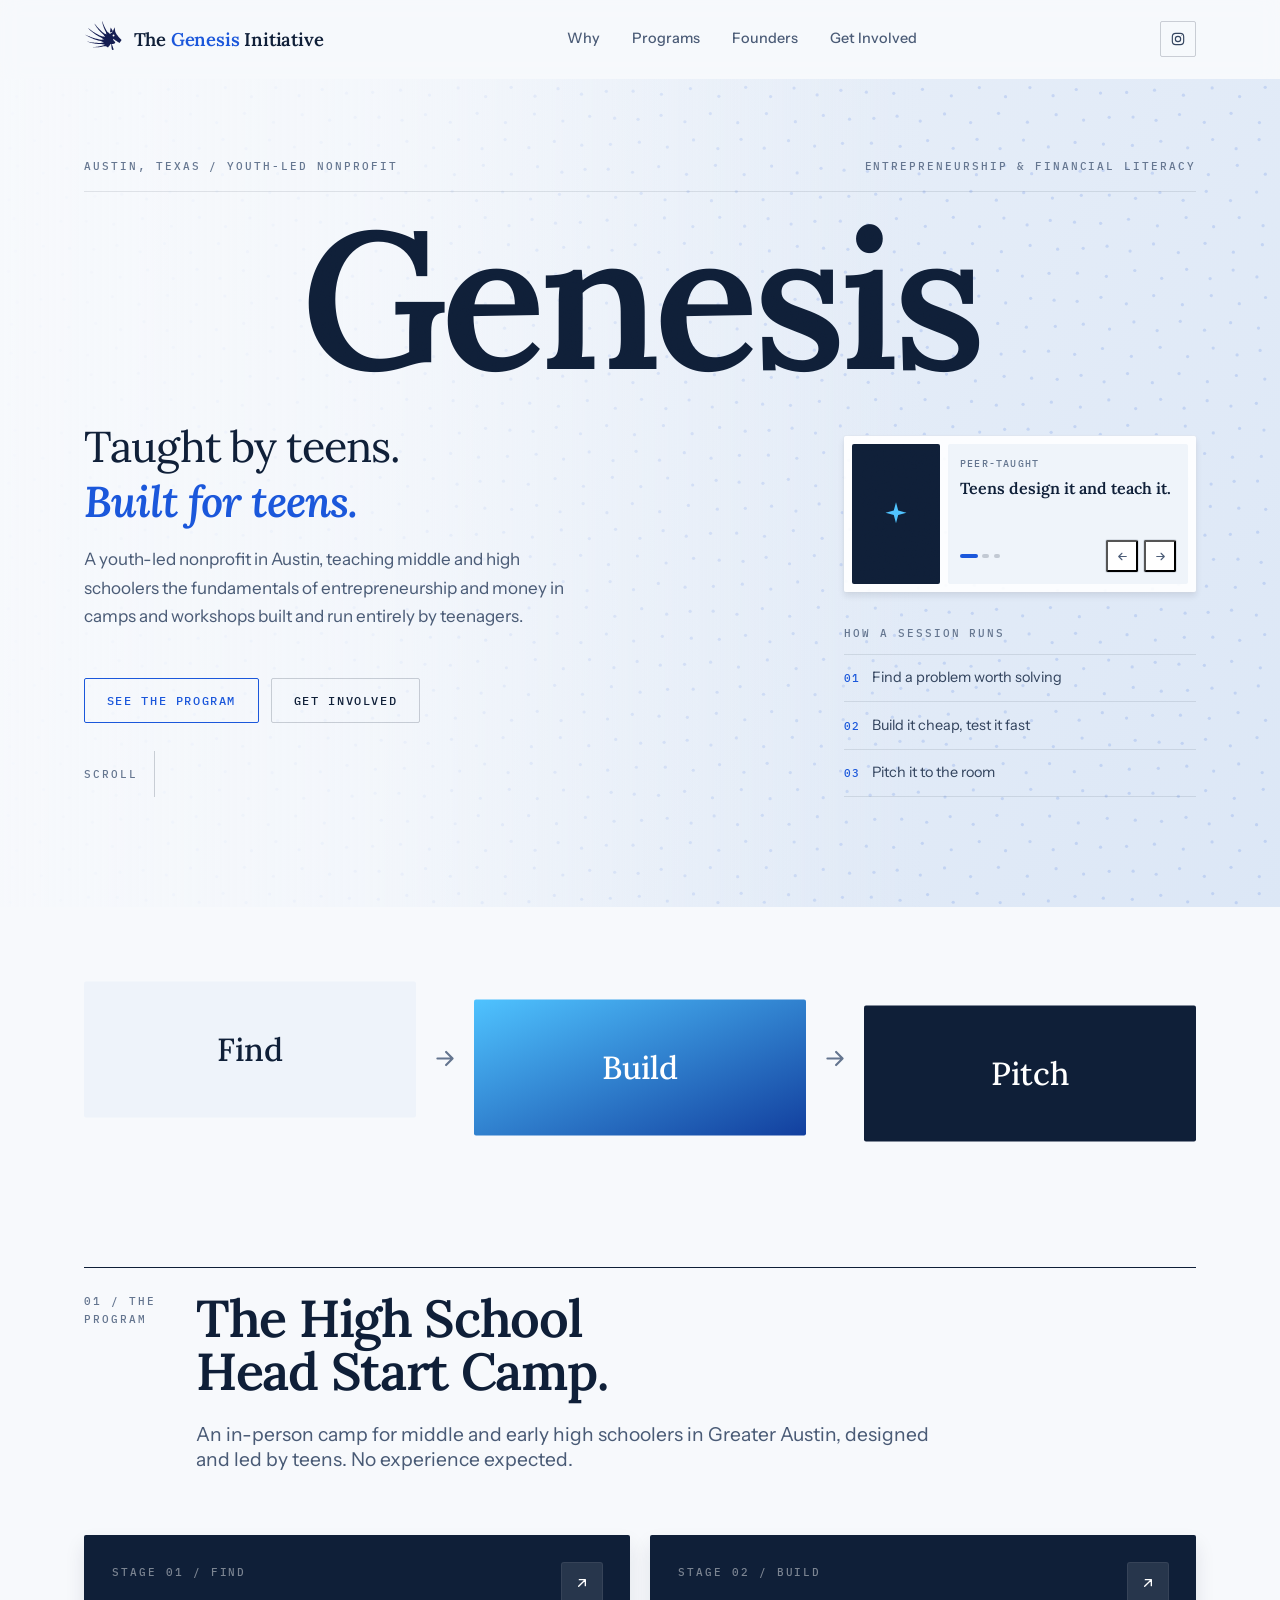
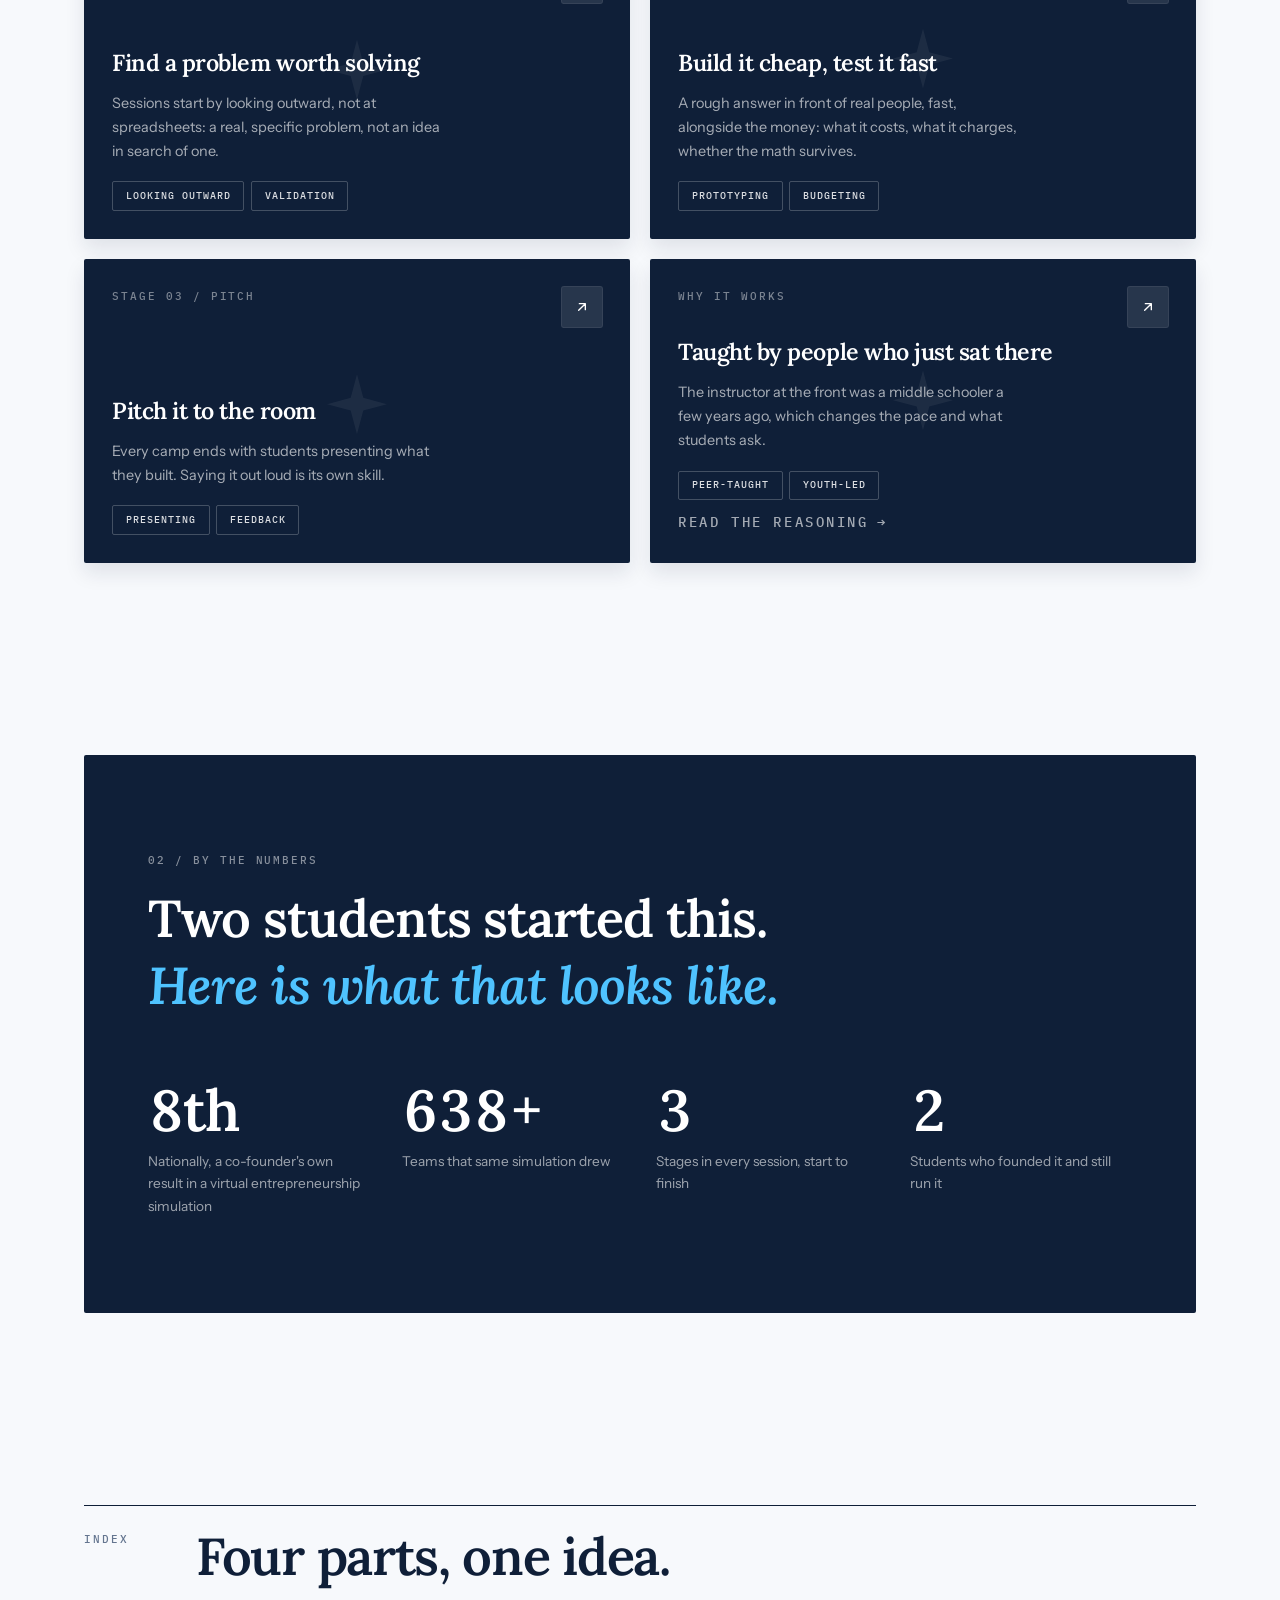
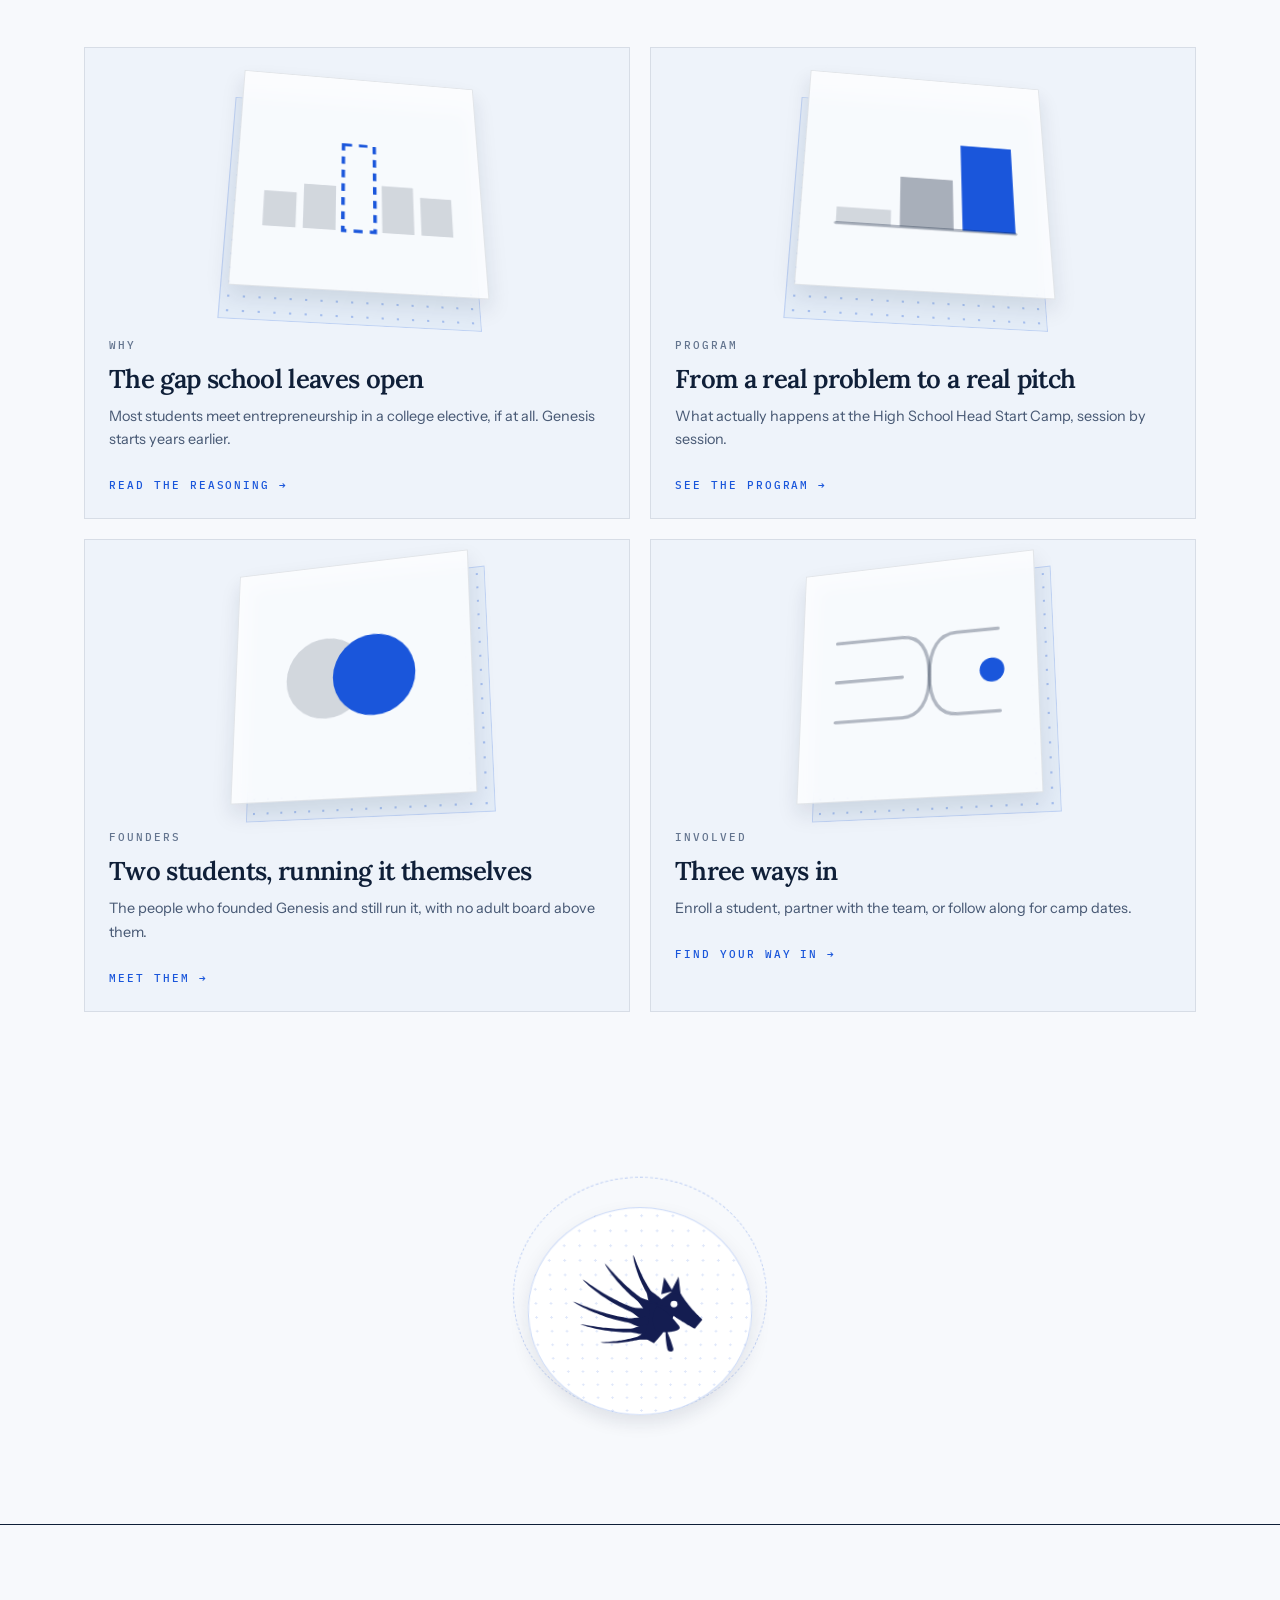
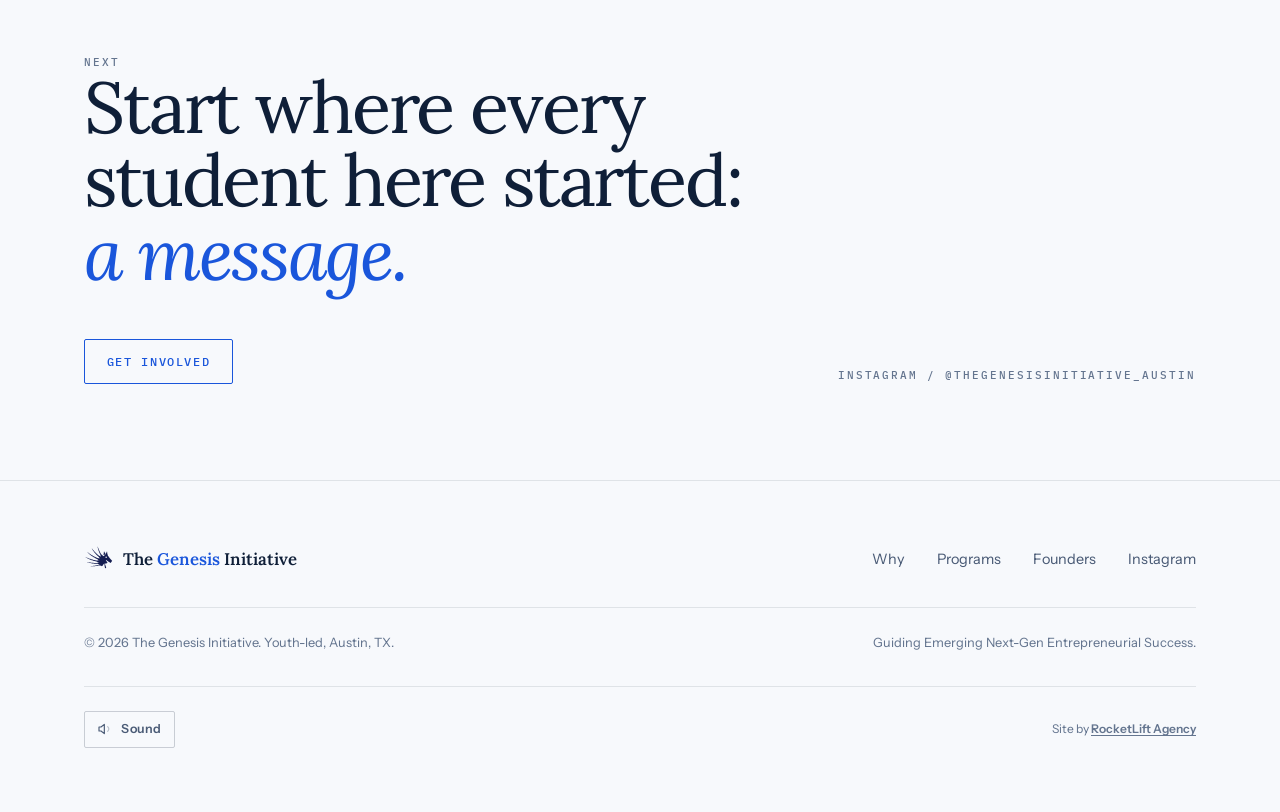
<file: index.html>
<!doctype html>
<html lang="en">
<head>
  <meta charset="UTF-8" />
  <meta name="viewport" content="width=device-width, initial-scale=1" />
  <title>The Genesis Initiative: Youth-Led Entrepreneurship Education in Austin</title>
  <meta name="description" content="The Genesis Initiative is a fully youth-led nonprofit in the Austin area teaching entrepreneurship and financial literacy to middle and high schoolers, founded and run by teen founders." />
  <link rel="icon" type="image/svg+xml" href="assets/favicon.svg" />

  <link rel="preconnect" href="https://fonts.googleapis.com" />
  <link rel="preconnect" href="https://fonts.gstatic.com" crossorigin />
  <link href="https://fonts.googleapis.com/css2?family=Lora:ital,wght@0,500;0,600;0,700;1,500;1,600;1,700&family=Instrument+Sans:wght@400;500;600&family=IBM+Plex+Mono:wght@400;500&display=swap" rel="stylesheet" />

  <link rel="stylesheet" href="css/styles.css" />
</head>
<body>
  <a class="skip-link" href="#main">Skip to content</a>
  <header class="site-header">
    <div class="container nav">
      <a class="brand" href="index.html" aria-label="The Genesis Initiative, back to home">
        <img class="brand-mark" src="assets/logo.svg" alt="" width="40" height="40" />
        <span class="brand-text">The <span class="accent">Genesis</span> Initiative</span>
      </a>

      <nav class="nav-links" aria-label="Primary">
        <a href="why.html">Why</a>
        <a href="programs.html">Programs</a>
        <a href="founders.html">Founders</a>
        <a href="involved.html">Get Involved</a>
      </nav>

      <div class="nav-actions">
        <a class="icon-link" href="https://www.instagram.com/thegenesisinitiative_austin/" target="_blank" rel="noopener" aria-label="Genesis Initiative on Instagram">
          <svg viewBox="0 0 24 24" fill="none" stroke="currentColor" stroke-width="1.75" stroke-linecap="round" stroke-linejoin="round" aria-hidden="true">
            <rect x="3.5" y="3.5" width="17" height="17" rx="5"/>
            <circle cx="12" cy="12" r="4"/>
            <circle cx="17.2" cy="6.8" r="0.6" fill="currentColor" stroke="none"/>
          </svg>
        </a>
        <button class="nav-toggle" id="navToggle" aria-expanded="false" aria-controls="mobilePanel" aria-label="Toggle menu">
          <svg viewBox="0 0 24 24" fill="none" stroke="currentColor" stroke-width="1.75" stroke-linecap="round" aria-hidden="true">
            <path d="M4 6h16M4 12h16M4 18h16"/>
          </svg>
        </button>
      </div>
    </div>
    <div class="container mobile-panel" id="mobilePanel">
      <a href="why.html">Why</a>
      <a href="programs.html">Programs</a>
      <a href="founders.html">Founders</a>
      <a href="involved.html">Get Involved</a>
    </div>
  </header>
  <main id="main">
    <section class="hero" id="top">
      <!-- Liquid reveal: move the pointer and a second field paints in. -->
      <div class="liquid" aria-hidden="true">
        <canvas class="liquid-base"></canvas>
        <canvas class="liquid-brush"></canvas>
      </div>
      <div class="hero-scrim" aria-hidden="true"></div>

      <div class="container hero-inner">
        <div class="hero-meta hero-fade">
          <p class="meta">Austin, Texas / Youth-Led Nonprofit</p>
          <p class="meta">Entrepreneurship &amp; Financial Literacy</p>
        </div>

        <div class="wordmark-wrap" id="wordmarkWrap">
          <h1 class="wordmark">Genesis</h1>
        </div>

        <div class="hero-foot">
          <div class="hero-main">
            <p class="hero-tagline">Taught by teens. <strong>Built for teens.</strong></p>
            <p class="hero-lead">
              A youth-led nonprofit in Austin, teaching middle and high schoolers the
              fundamentals of entrepreneurship and money in camps and workshops built
              and run entirely by teenagers.
            </p>
            <div class="hero-actions">
              <a class="btn btn-primary chargeable" href="programs.html">
                <span class="charge-ring" aria-hidden="true"></span>
                <span class="btn-label">See the program</span>
              </a>
              <a class="btn btn-ghost" href="involved.html">Get involved</a>
            </div>
            <p class="scroll-cue meta">Scroll</p>
          </div>

          <div class="hero-side hero-fade">
            <!-- Not a <button>: the prev/next controls are buttons and those
                 cannot be nested inside another one. -->
            <div class="factcard">
              <div class="factcard-row" id="factRow" role="button" tabindex="0" aria-label="Next fact">
                <span class="factcard-tile" aria-hidden="true">
                  <svg viewBox="0 0 24 24" width="28" height="28"><path fill="currentColor" d="M12 2 13.9 9.1 21 11 13.9 12.9 12 20 10.1 12.9 3 11 10.1 9.1Z"/></svg>
                </span>
                <div class="factcard-panel">
                  <div class="factcard-slot" id="factSlot"></div>
                  <div class="factcard-bot">
                    <span class="factcard-dots" id="factDots" aria-hidden="true"></span>
                    <span class="factcard-navs">
                      <button id="factPrev" type="button" aria-label="Previous fact"><svg viewBox="0 0 24 24" style="transform:rotate(180deg)" fill="none" stroke="currentColor" stroke-width="2" stroke-linecap="round" stroke-linejoin="round"><path d="M5 12h14M13 6l6 6-6 6"/></svg></button>
                      <button id="factNext" type="button" aria-label="Next fact"><svg viewBox="0 0 24 24" fill="none" stroke="currentColor" stroke-width="2" stroke-linecap="round" stroke-linejoin="round"><path d="M5 12h14M13 6l6 6-6 6"/></svg></button>
                    </span>
                  </div>
                </div>
              </div>
            </div>

            <div class="camp-list">
              <p class="lbl">How a session runs</p>
              <ul>
                <li><b>01</b> Find a problem worth solving</li>
                <li><b>02</b> Build it cheap, test it fast</li>
                <li><b>03</b> Pitch it to the room</li>
              </ul>
            </div>
          </div>
        </div>
      </div>
    </section>

    <!-- The three stages, as a band. The arrows are connectors between the
         stages, not stages of their own - as equal-width tiles they took as
         much room as a stage while naming none. -->
    <section class="band">
      <ul class="container" data-stagger>
        <li class="reveal"><span class="tile t-light" data-drift="0.35">Find</span></li>
        <li class="band-join reveal" aria-hidden="true"><span class="join-arrow" data-drift="0.65"><svg viewBox="0 0 24 24" width="26" height="26" fill="none" stroke="currentColor" stroke-width="2" stroke-linecap="round" stroke-linejoin="round"><path d="M5 12h14M13 6l6 6-6 6"/></svg></span></li>
        <li class="reveal"><span class="tile t-accent" data-drift="0.95">Build</span></li>
        <li class="band-join reveal" aria-hidden="true"><span class="join-arrow" data-drift="0.65"><svg viewBox="0 0 24 24" width="26" height="26" fill="none" stroke="currentColor" stroke-width="2" stroke-linecap="round" stroke-linejoin="round"><path d="M5 12h14M13 6l6 6-6 6"/></svg></span></li>
        <li class="reveal"><span class="tile t-dark" data-drift="1.15">Pitch</span></li>
      </ul>
    </section>

    <!-- The program itself: what actually happens, each card going to the
         page that covers it in full. -->
    <section id="program">
      <div class="container">
        <div class="section-frame reveal">
          <p class="meta">01 / The Program</p>
          <div>
            <h2>The High School Head Start Camp.</h2>
            <p class="lead">An in-person camp for middle and early high schoolers in Greater Austin, designed and led by teens. No experience expected.</p>
          </div>
        </div>

        <div class="prog-grid" data-stagger>
          <a class="prog-card reveal-3d" href="programs.html#find">
            <div class="prog-top"><span>Stage 01 / Find</span>
              <span class="prog-badge"><svg viewBox="0 0 24 24" fill="none" stroke="currentColor" stroke-width="2" stroke-linecap="round" stroke-linejoin="round"><path d="M7 17 17 7M8 7h9v9"/></svg></span>
            </div>
            <div class="prog-mark" aria-hidden="true" data-drift="0.5"><svg viewBox="0 0 24 24"><path fill="currentColor" d="M12 2 13.9 9.1 21 11 13.9 12.9 12 20 10.1 12.9 3 11 10.1 9.1Z"/></svg></div>
            <div class="prog-body">
              <h3>Find a problem worth solving</h3>
              <p>Sessions start by looking outward, not at spreadsheets: a real, specific problem, not an idea in search of one.</p>
              <div class="prog-tags"><span>Looking outward</span><span>Validation</span></div>
            </div>
          </a>

          <a class="prog-card reveal-3d" href="programs.html#build">
            <div class="prog-top"><span>Stage 02 / Build</span>
              <span class="prog-badge"><svg viewBox="0 0 24 24" fill="none" stroke="currentColor" stroke-width="2" stroke-linecap="round" stroke-linejoin="round"><path d="M7 17 17 7M8 7h9v9"/></svg></span>
            </div>
            <div class="prog-mark" aria-hidden="true" data-drift="0.9"><svg viewBox="0 0 24 24"><path fill="currentColor" d="M12 2 13.9 9.1 21 11 13.9 12.9 12 20 10.1 12.9 3 11 10.1 9.1Z"/></svg></div>
            <div class="prog-body">
              <h3>Build it cheap, test it fast</h3>
              <p>A rough answer in front of real people, fast, alongside the money: what it costs, what it charges, whether the math survives.</p>
              <div class="prog-tags"><span>Prototyping</span><span>Budgeting</span></div>
            </div>
          </a>

          <a class="prog-card reveal-3d" href="programs.html#pitch">
            <div class="prog-top"><span>Stage 03 / Pitch</span>
              <span class="prog-badge"><svg viewBox="0 0 24 24" fill="none" stroke="currentColor" stroke-width="2" stroke-linecap="round" stroke-linejoin="round"><path d="M7 17 17 7M8 7h9v9"/></svg></span>
            </div>
            <div class="prog-mark" aria-hidden="true" data-drift="0.35"><svg viewBox="0 0 24 24"><path fill="currentColor" d="M12 2 13.9 9.1 21 11 13.9 12.9 12 20 10.1 12.9 3 11 10.1 9.1Z"/></svg></div>
            <div class="prog-body">
              <h3>Pitch it to the room</h3>
              <p>Every camp ends with students presenting what they built. Saying it out loud is its own skill.</p>
              <div class="prog-tags"><span>Presenting</span><span>Feedback</span></div>
            </div>
          </a>

          <a class="prog-card reveal-3d" href="why.html">
            <div class="prog-top"><span>Why it works</span>
              <span class="prog-badge"><svg viewBox="0 0 24 24" fill="none" stroke="currentColor" stroke-width="2" stroke-linecap="round" stroke-linejoin="round"><path d="M7 17 17 7M8 7h9v9"/></svg></span>
            </div>
            <div class="prog-mark" aria-hidden="true" data-drift="0.75"><svg viewBox="0 0 24 24"><path fill="currentColor" d="M12 2 13.9 9.1 21 11 13.9 12.9 12 20 10.1 12.9 3 11 10.1 9.1Z"/></svg></div>
            <div class="prog-body">
              <h3>Taught by people who just sat there</h3>
              <p>The instructor at the front was a middle schooler a few years ago, which changes the pace and what students ask.</p>
              <div class="prog-tags"><span>Peer-taught</span><span>Youth-led</span></div>
              <p class="prog-go">Read the reasoning <span aria-hidden="true">&rarr;</span></p>
            </div>
          </a>
        </div>
      </div>
    </section>

    <!-- Real numbers only. -->
    <section class="numbers">
      <div class="container">
        <div class="panel reveal-3d">
          <p class="meta" style="color:rgba(255,255,255,.5)">02 / By the numbers</p>
          <h2>Two students started this. <em>Here is what that looks like.</em></h2>
          <ul data-stagger>
            <li class="reveal"><div class="n"><span data-count-to="8">0</span>th</div><p class="l">Nationally, a co-founder's own result in a virtual entrepreneurship simulation</p></li>
            <li class="reveal"><div class="n"><span data-count-to="650">0</span>+</div><p class="l">Teams that same simulation drew</p></li>
            <li class="reveal"><div class="n"><span data-count-to="3">0</span></div><p class="l">Stages in every session, start to finish</p></li>
            <li class="reveal"><div class="n"><span data-count-to="2">0</span></div><p class="l">Students who founded it and still run it</p></li>
          </ul>
        </div>
      </div>
    </section>

    <!-- Where to go next. Four destinations, each with its own drawn mark
         rather than a number: the numbering said nothing the titles didn't. -->
    <section id="sequence">
      <div class="container">
        <div class="section-frame reveal">
          <p class="meta">Index</p>
          <div><h2>Four parts, one idea.</h2></div>
        </div>

        <div class="portal-grid" data-stagger>
          <a class="portal reveal-3d" href="why.html">
            <span class="portal-stage" aria-hidden="true">
              <span class="portal-obj scene-obj">
                <span class="portal-back"></span>
                <span class="portal-motif"><svg viewBox="0 0 120 80" aria-hidden="true">
              <rect class="m-dim" x="6"  y="52" width="18" height="22"/>
              <rect class="m-dim" x="28" y="46" width="18" height="28"/>
              <rect class="m-gap" x="50" y="18" width="18" height="56"/>
              <rect class="m-dim" x="72" y="44" width="18" height="30"/>
              <rect class="m-dim" x="94" y="50" width="18" height="24"/>
            </svg></span>
              </span>
            </span>
            <span class="portal-body">
              <span class="portal-kicker">Why</span>
              <h3>The gap school leaves open</h3>
              <p>Most students meet entrepreneurship in a college elective, if at all. Genesis starts years earlier.</p>
              <span class="portal-go">Read the reasoning <span aria-hidden="true">&rarr;</span></span>
            </span>
          </a>

          <a class="portal reveal-3d" href="programs.html">
            <span class="portal-stage" aria-hidden="true">
              <span class="portal-obj scene-obj">
                <span class="portal-back"></span>
                <span class="portal-motif"><svg viewBox="0 0 120 80" aria-hidden="true">
              <path class="m-dim"  d="M10 62h30v10H10z"/>
              <path class="m-mid"  d="M45 40h30v32H45z"/>
              <path class="m-lead" d="M80 16h30v56H80z"/>
              <path class="m-rule" d="M10 72h100"/>
            </svg></span>
              </span>
            </span>
            <span class="portal-body">
              <span class="portal-kicker">Program</span>
              <h3>From a real problem to a real pitch</h3>
              <p>What actually happens at the High School Head Start Camp, session by session.</p>
              <span class="portal-go">See the program <span aria-hidden="true">&rarr;</span></span>
            </span>
          </a>

          <a class="portal reveal-3d" href="founders.html">
            <span class="portal-stage" aria-hidden="true">
              <span class="portal-obj scene-obj">
                <span class="portal-back"></span>
                <span class="portal-motif"><svg viewBox="0 0 120 80" aria-hidden="true">
              <circle class="m-dim"  cx="46" cy="40" r="24"/>
              <circle class="m-lead" cx="74" cy="40" r="24"/>
            </svg></span>
              </span>
            </span>
            <span class="portal-body">
              <span class="portal-kicker">Founders</span>
              <h3>Two students, running it themselves</h3>
              <p>The people who founded Genesis and still run it, with no adult board above them.</p>
              <span class="portal-go">Meet them <span aria-hidden="true">&rarr;</span></span>
            </span>
          </a>

          <a class="portal reveal-3d" href="involved.html">
            <span class="portal-stage" aria-hidden="true">
              <span class="portal-obj scene-obj">
                <span class="portal-back"></span>
                <span class="portal-motif"><svg viewBox="0 0 120 80" aria-hidden="true">
              <path class="m-rule" d="M12 16h40c10 0 16 8 16 24s6 24 16 24h24"/>
              <path class="m-rule" d="M12 40h40"/>
              <path class="m-rule" d="M12 64h40c10 0 16-8 16-24s6-24 16-24h24"/>
              <circle class="m-lead" cx="104" cy="40" r="7"/>
            </svg></span>
              </span>
            </span>
            <span class="portal-body">
              <span class="portal-kicker">Involved</span>
              <h3>Three ways in</h3>
              <p>Enroll a student, partner with the team, or follow along for camp dates.</p>
              <span class="portal-go">Find your way in <span aria-hidden="true">&rarr;</span></span>
            </span>
          </a>
        </div>
      </div>
    </section>

    <section class="coin-band">
      <div class="container">
        <div class="coin-wrap" aria-hidden="true">
          <div class="coin">
            <span class="coin-halo"></span>
            <div class="coin-spin">
              <span class="coin-edge"></span>
              <span class="coin-face coin-front"><img src="assets/logo.svg" alt="" /></span>
              <span class="coin-face coin-back"><img src="assets/logo.svg" alt="" /></span>
            </div>
          </div>
        </div>
      </div>
    </section>

    <section class="closing">
      <div class="container">
        <p class="meta reveal">Next</p>
        <p class="closing-line reveal">Start where every student here started: <em>a message.</em></p>
        <div class="closing-row reveal">
          <a class="btn btn-primary" href="involved.html">Get involved</a>
          <p class="meta">Instagram / @thegenesisinitiative_austin</p>
        </div>
      </div>
    </section>
  </main>
  <footer class="site-footer">
    <div class="container">
      <div class="footer-grid">
        <a class="footer-brand" href="index.html">
          <img class="brand-mark" src="assets/logo.svg" alt="" width="30" height="30" />
          <span>The <span class="accent">Genesis</span> Initiative</span>
        </a>
        <div class="footer-links">
          <a href="why.html">Why</a>
          <a href="programs.html">Programs</a>
          <a href="founders.html">Founders</a>
          <a href="https://www.instagram.com/thegenesisinitiative_austin/" target="_blank" rel="noopener">Instagram</a>
        </div>
      </div>
      <div class="footer-meta">
        <span>© <span id="year"></span> The Genesis Initiative. Youth-led, Austin, TX.</span>
        <span>Guiding Emerging Next-Gen Entrepreneurial Success.</span>
      </div>

      <div class="footer-fun">
        <button class="sound-toggle" id="soundToggle" type="button" aria-pressed="false" aria-label="Toggle button sound effects">
          <svg viewBox="0 0 24 24" width="16" height="16" fill="none" stroke="currentColor" stroke-width="1.75" stroke-linecap="round" stroke-linejoin="round" aria-hidden="true"><path d="M11 5 6 9H3v6h3l5 4V5Z"/><path class="sound-wave" d="M16 8.5a5 5 0 0 1 0 7"/></svg>
          <span>Sound</span>
        </button>
        <span class="footer-credit">Site by <a href="https://rocketlift.agency" target="_blank" rel="noopener">RocketLift Agency</a></span>
      </div>
    </div>
  </footer>

  <div class="toast-container" id="toastContainer" aria-live="polite"></div>

  <script src="js/main.js"></script>
</body>
</html>
</file>
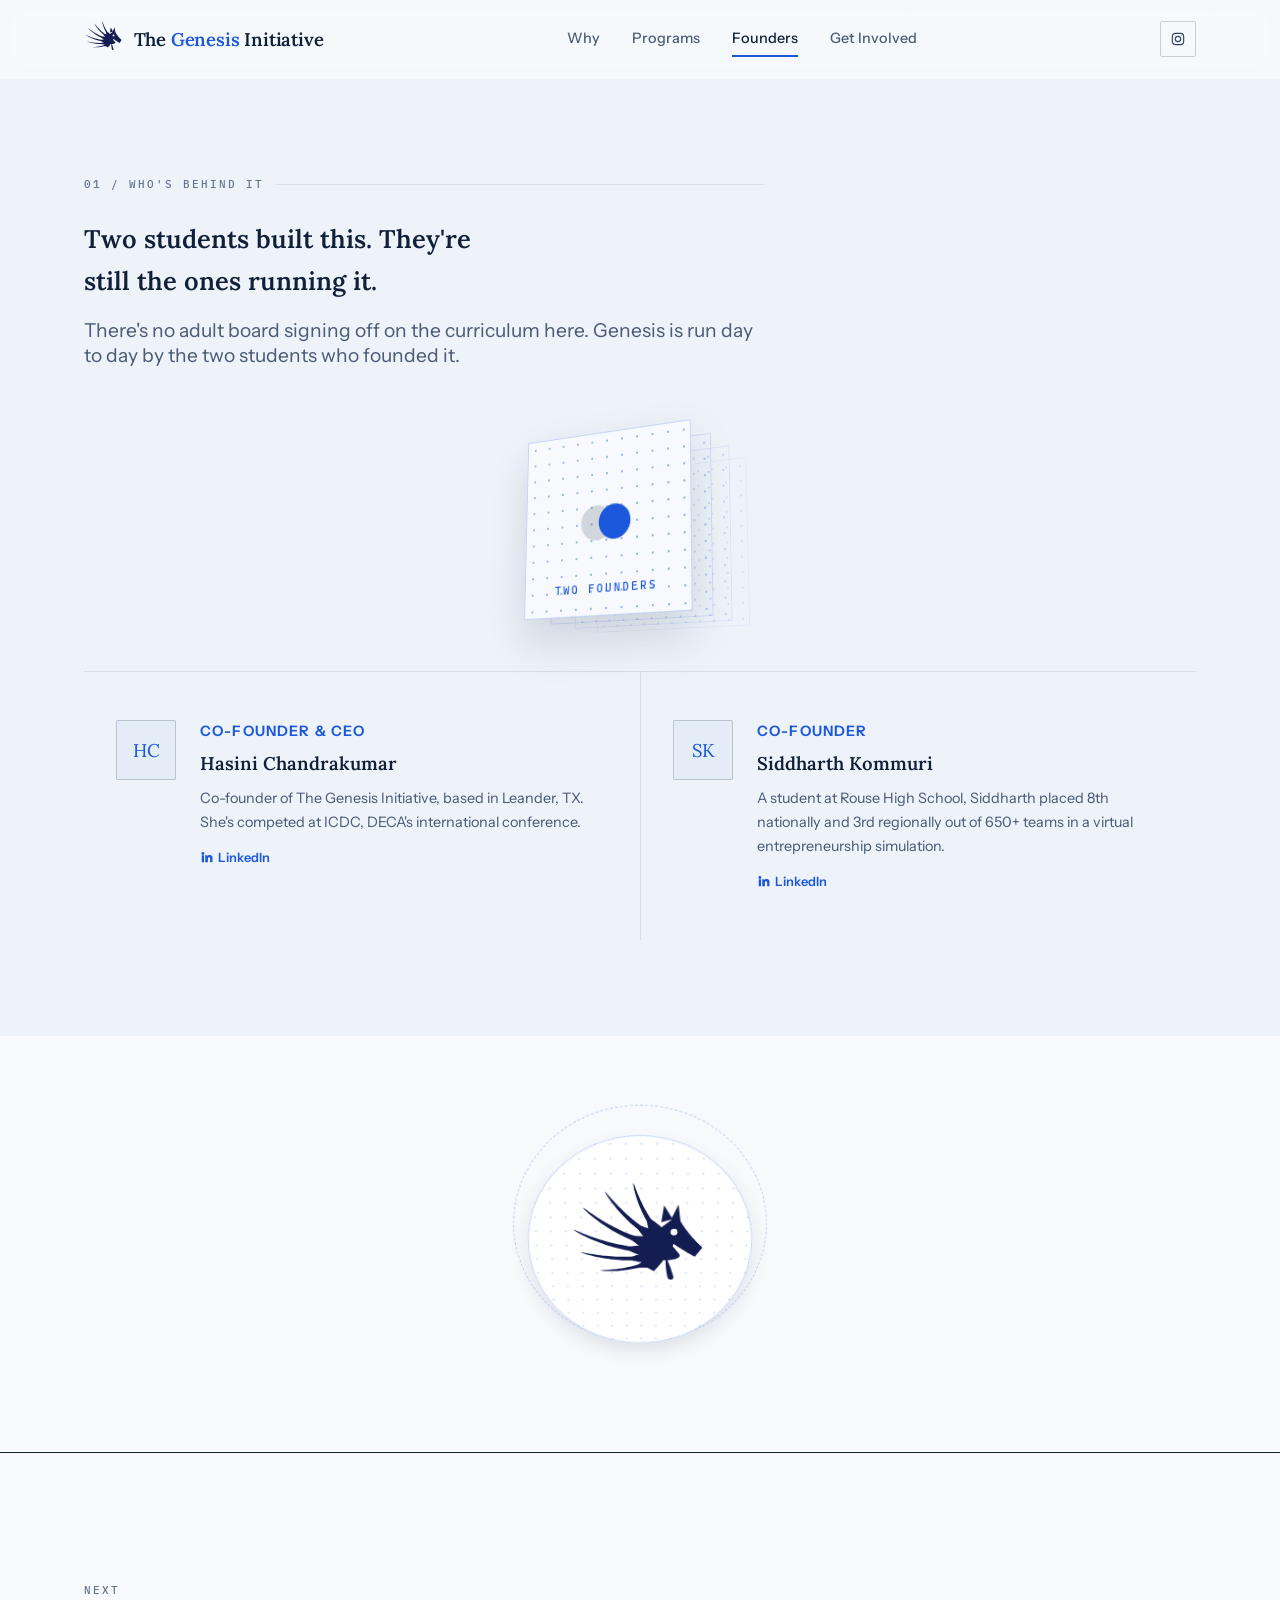
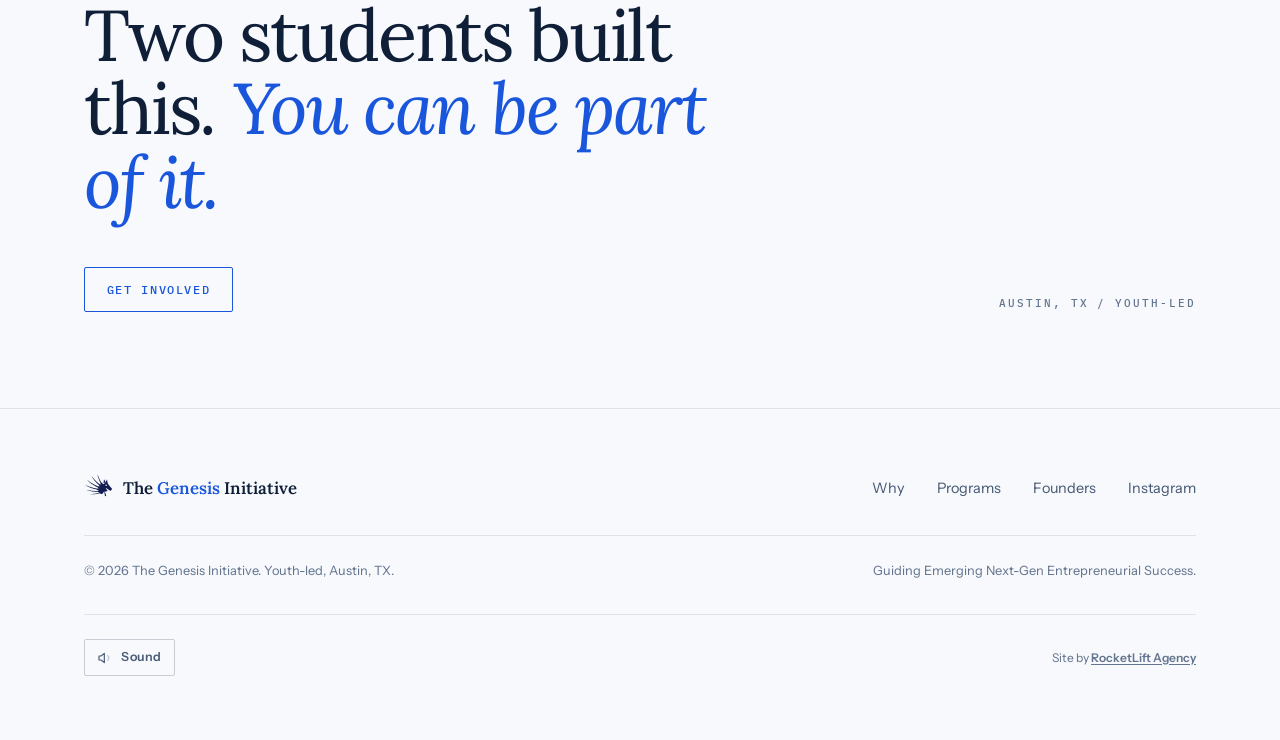
<file: founders.html>
<!doctype html>
<html lang="en">
<head>
  <meta charset="UTF-8" />
  <meta name="viewport" content="width=device-width, initial-scale=1" />
  <title>Founders: The Genesis Initiative</title>
  <meta name="description" content="Meet the teen founders of The Genesis Initiative: Hasini Chandrakumar and Siddharth Kommuri." />
  <link rel="icon" type="image/svg+xml" href="assets/favicon.svg" />

  <link rel="preconnect" href="https://fonts.googleapis.com" />
  <link rel="preconnect" href="https://fonts.gstatic.com" crossorigin />
  <link href="https://fonts.googleapis.com/css2?family=Lora:ital,wght@0,500;0,600;0,700;1,500;1,600;1,700&family=Instrument+Sans:wght@400;500;600&family=IBM+Plex+Mono:wght@400;500&display=swap" rel="stylesheet" />

  <link rel="stylesheet" href="css/styles.css" />
</head>
<body>
  <a class="skip-link" href="#main">Skip to content</a>
  <header class="site-header">
    <div class="container nav">
      <a class="brand" href="index.html" aria-label="The Genesis Initiative, back to home">
        <img class="brand-mark" src="assets/logo.svg" alt="" width="40" height="40" />
        <span class="brand-text">The <span class="accent">Genesis</span> Initiative</span>
      </a>

      <nav class="nav-links" aria-label="Primary">
        <a href="why.html">Why</a>
        <a href="programs.html">Programs</a>
        <a href="founders.html" class="is-active">Founders</a>
        <a href="involved.html">Get Involved</a>
      </nav>

      <div class="nav-actions">
        <a class="icon-link" href="https://www.instagram.com/thegenesisinitiative_austin/" target="_blank" rel="noopener" aria-label="Genesis Initiative on Instagram">
          <svg viewBox="0 0 24 24" fill="none" stroke="currentColor" stroke-width="1.75" stroke-linecap="round" stroke-linejoin="round" aria-hidden="true">
            <rect x="3.5" y="3.5" width="17" height="17" rx="5"/>
            <circle cx="12" cy="12" r="4"/>
            <circle cx="17.2" cy="6.8" r="0.6" fill="currentColor" stroke="none"/>
          </svg>
        </a>
        <button class="nav-toggle" id="navToggle" aria-expanded="false" aria-controls="mobilePanel" aria-label="Toggle menu">
          <svg viewBox="0 0 24 24" fill="none" stroke="currentColor" stroke-width="1.75" stroke-linecap="round" aria-hidden="true">
            <path d="M4 6h16M4 12h16M4 18h16"/>
          </svg>
        </button>
      </div>
    </div>
    <div class="container mobile-panel" id="mobilePanel">
      <a href="why.html">Why</a>
      <a href="programs.html">Programs</a>
      <a href="founders.html" class="is-active">Founders</a>
      <a href="involved.html">Get Involved</a>
    </div>
  </header>
  <main id="main">
    <section id="founders">
      <div class="container">
        <div class="section-head reveal">
          <p class="eyebrow">01 / Who's Behind It</p>
          <h2>Two students built this. They're still the ones running it.</h2>
          <p class="page-intro">
            There's no adult board signing off on the curriculum here. Genesis is run day to
            day by the two students who founded it.
          </p>
        </div>

        <div class="scene" aria-hidden="true">
          <div class="scene-obj">
            <span class="plane p1"></span><span class="plane p2"></span>
            <span class="plane p3"></span><span class="plane p4" data-label="Two founders"><svg class="plane-art" viewBox="0 0 120 70" aria-hidden="true">
                <circle class="m-dim"  cx="48" cy="35" r="21"/>
                <circle class="m-lead" cx="72" cy="35" r="21"/>
              </svg></span>
          </div>
        </div>

        <div class="founders-grid" data-stagger>
          <article class="founder-card section-3d">
            <div class="monogram" aria-hidden="true">
              HC
              <svg class="monogram-sparkle" viewBox="0 0 24 24" aria-hidden="true"><path d="M12 2 13.8 9.2 21 11 13.8 12.8 12 20 10.2 12.8 3 11 10.2 9.2Z"/></svg>
            </div>
            <div>
              <p class="founder-role">Co-Founder &amp; CEO</p>
              <h3>Hasini Chandrakumar</h3>
              <p>Co-founder of The Genesis Initiative, based in Leander, TX. She's competed at ICDC, DECA's international conference.</p>
              <div class="founder-links">
                <a href="https://www.linkedin.com/in/hasini-chandrakumar-33483b308/" target="_blank" rel="noopener">
                  <svg viewBox="0 0 24 24" fill="currentColor" aria-hidden="true"><path d="M4.98 3.5a2.5 2.5 0 1 1 0 5 2.5 2.5 0 0 1 0-5ZM3 9h4v12H3zM9 9h3.8v1.7h.05c.53-.95 1.83-1.95 3.77-1.95 4.03 0 4.78 2.55 4.78 5.87V21h-4v-5.4c0-1.3-.02-2.96-1.8-2.96-1.8 0-2.08 1.4-2.08 2.86V21H9z"/></svg>
                  LinkedIn
                </a>
              </div>
            </div>
          </article>

          <article class="founder-card section-3d">
            <div class="monogram" aria-hidden="true">
              SK
              <svg class="monogram-sparkle" viewBox="0 0 24 24" aria-hidden="true"><path d="M12 2 13.8 9.2 21 11 13.8 12.8 12 20 10.2 12.8 3 11 10.2 9.2Z"/></svg>
            </div>
            <div>
              <p class="founder-role">Co-Founder</p>
              <h3>Siddharth Kommuri</h3>
              <p>A student at Rouse High School, Siddharth placed 8th nationally and 3rd regionally out of 650+ teams in a virtual entrepreneurship simulation.</p>
              <div class="founder-links">
                <a href="https://www.linkedin.com/in/siddharth-kommuri-5698a32b7/" target="_blank" rel="noopener">
                  <svg viewBox="0 0 24 24" fill="currentColor" aria-hidden="true"><path d="M4.98 3.5a2.5 2.5 0 1 1 0 5 2.5 2.5 0 0 1 0-5ZM3 9h4v12H3zM9 9h3.8v1.7h.05c.53-.95 1.83-1.95 3.77-1.95 4.03 0 4.78 2.55 4.78 5.87V21h-4v-5.4c0-1.3-.02-2.96-1.8-2.96-1.8 0-2.08 1.4-2.08 2.86V21H9z"/></svg>
                  LinkedIn
                </a>
              </div>
            </div>
          </article>
        </div>


      </div>
    </section>

    <section class="coin-band">
      <div class="container">
        <div class="coin-wrap" aria-hidden="true">
          <div class="coin">
            <span class="coin-halo"></span>
            <div class="coin-spin">
              <span class="coin-edge"></span>
              <span class="coin-face coin-front"><img src="assets/logo.svg" alt="" /></span>
              <span class="coin-face coin-back"><img src="assets/logo.svg" alt="" /></span>
            </div>
          </div>
        </div>
      </div>
    </section>

    <section class="closing">
      <div class="container">
        <p class="meta reveal">Next</p>
        <p class="closing-line reveal">Two students built this. <em>You can be part of it.</em></p>
        <div class="closing-row reveal">
          <a class="btn btn-primary" href="involved.html">Get involved</a>
          <p class="meta">Austin, TX / Youth-Led</p>
        </div>
      </div>
    </section>
  </main>
  <footer class="site-footer">
    <div class="container">
      <div class="footer-grid">
        <a class="footer-brand" href="index.html">
          <img class="brand-mark" src="assets/logo.svg" alt="" width="30" height="30" />
          <span>The <span class="accent">Genesis</span> Initiative</span>
        </a>
        <div class="footer-links">
          <a href="why.html">Why</a>
          <a href="programs.html">Programs</a>
          <a href="founders.html">Founders</a>
          <a href="https://www.instagram.com/thegenesisinitiative_austin/" target="_blank" rel="noopener">Instagram</a>
        </div>
      </div>
      <div class="footer-meta">
        <span>© <span id="year"></span> The Genesis Initiative. Youth-led, Austin, TX.</span>
        <span>Guiding Emerging Next-Gen Entrepreneurial Success.</span>
      </div>

      <div class="footer-fun">
        <button class="sound-toggle" id="soundToggle" type="button" aria-pressed="false" aria-label="Toggle button sound effects">
          <svg viewBox="0 0 24 24" width="16" height="16" fill="none" stroke="currentColor" stroke-width="1.75" stroke-linecap="round" stroke-linejoin="round" aria-hidden="true"><path d="M11 5 6 9H3v6h3l5 4V5Z"/><path class="sound-wave" d="M16 8.5a5 5 0 0 1 0 7"/></svg>
          <span>Sound</span>
        </button>
        <span class="footer-credit">Site by <a href="https://rocketlift.agency" target="_blank" rel="noopener">RocketLift Agency</a></span>
      </div>
    </div>
  </footer>

  <div class="toast-container" id="toastContainer" aria-live="polite"></div>

  <script src="js/main.js"></script>
</body>
</html>
</file>
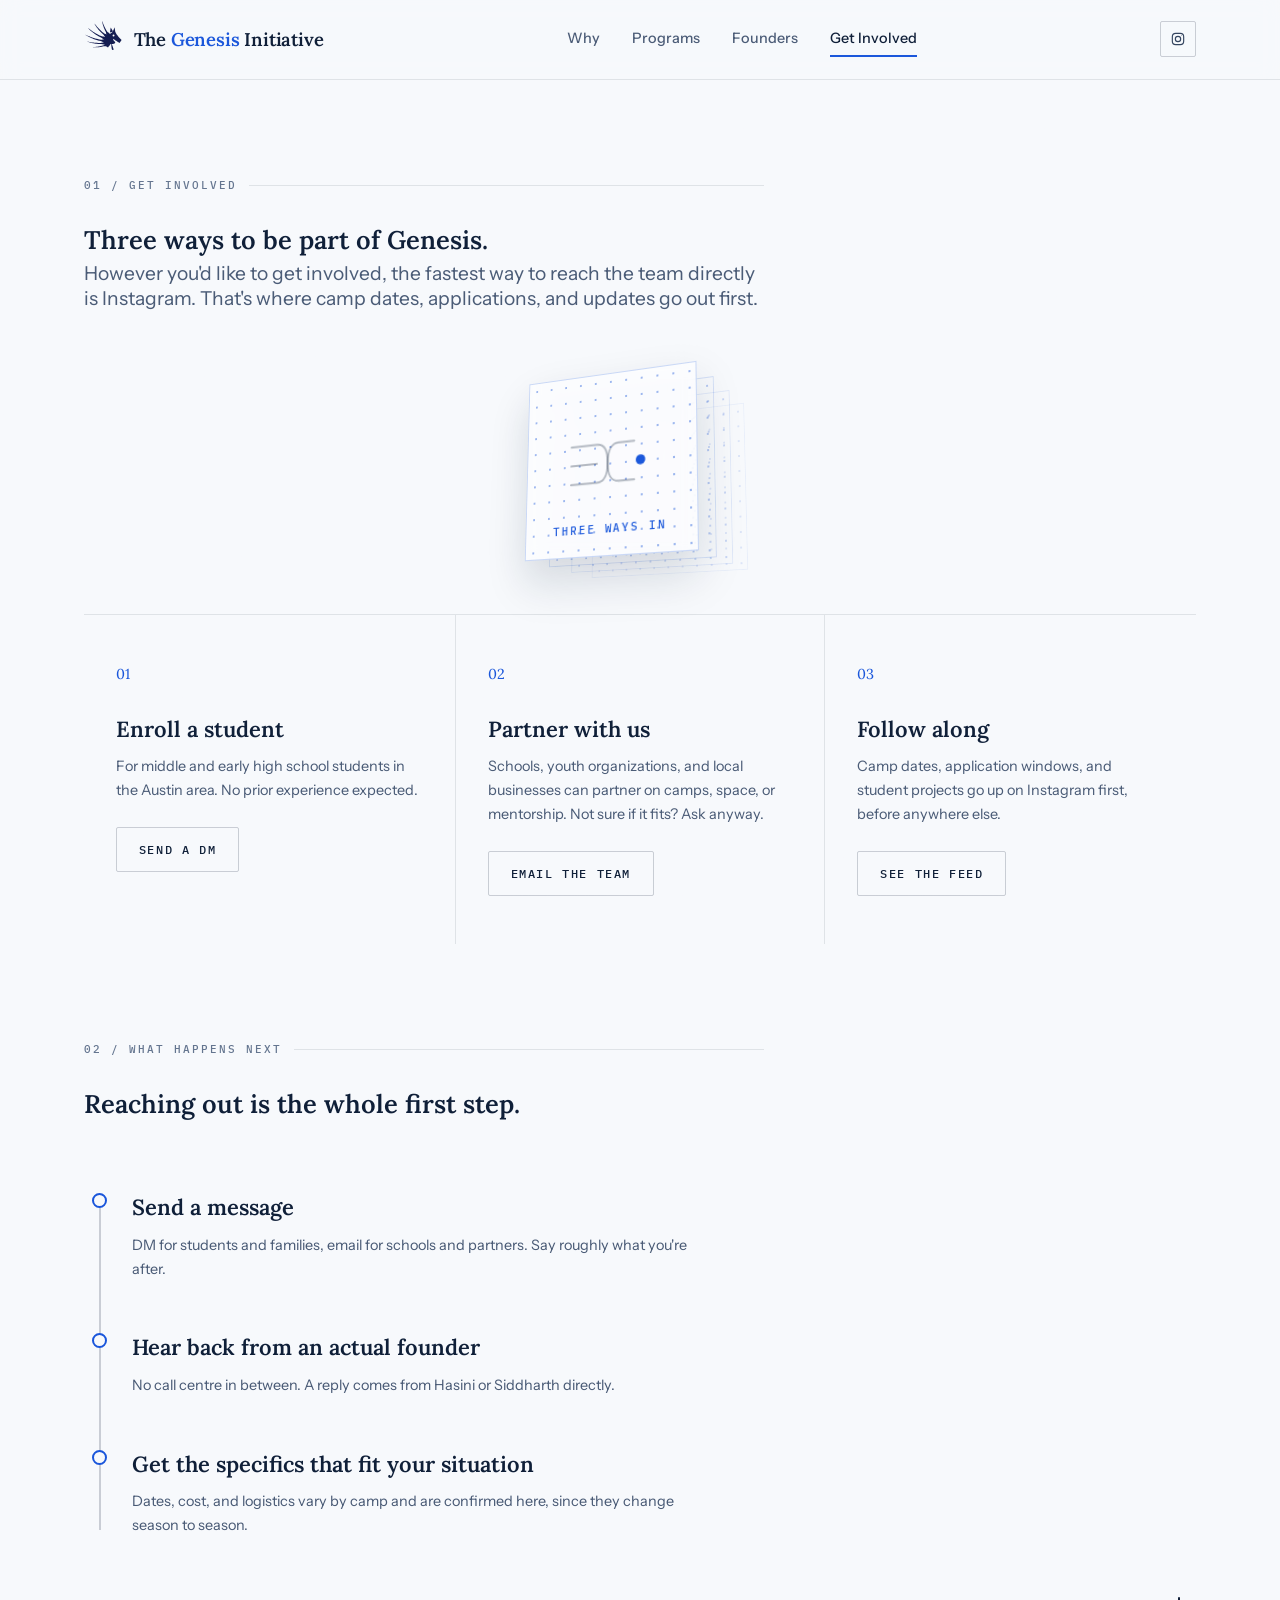
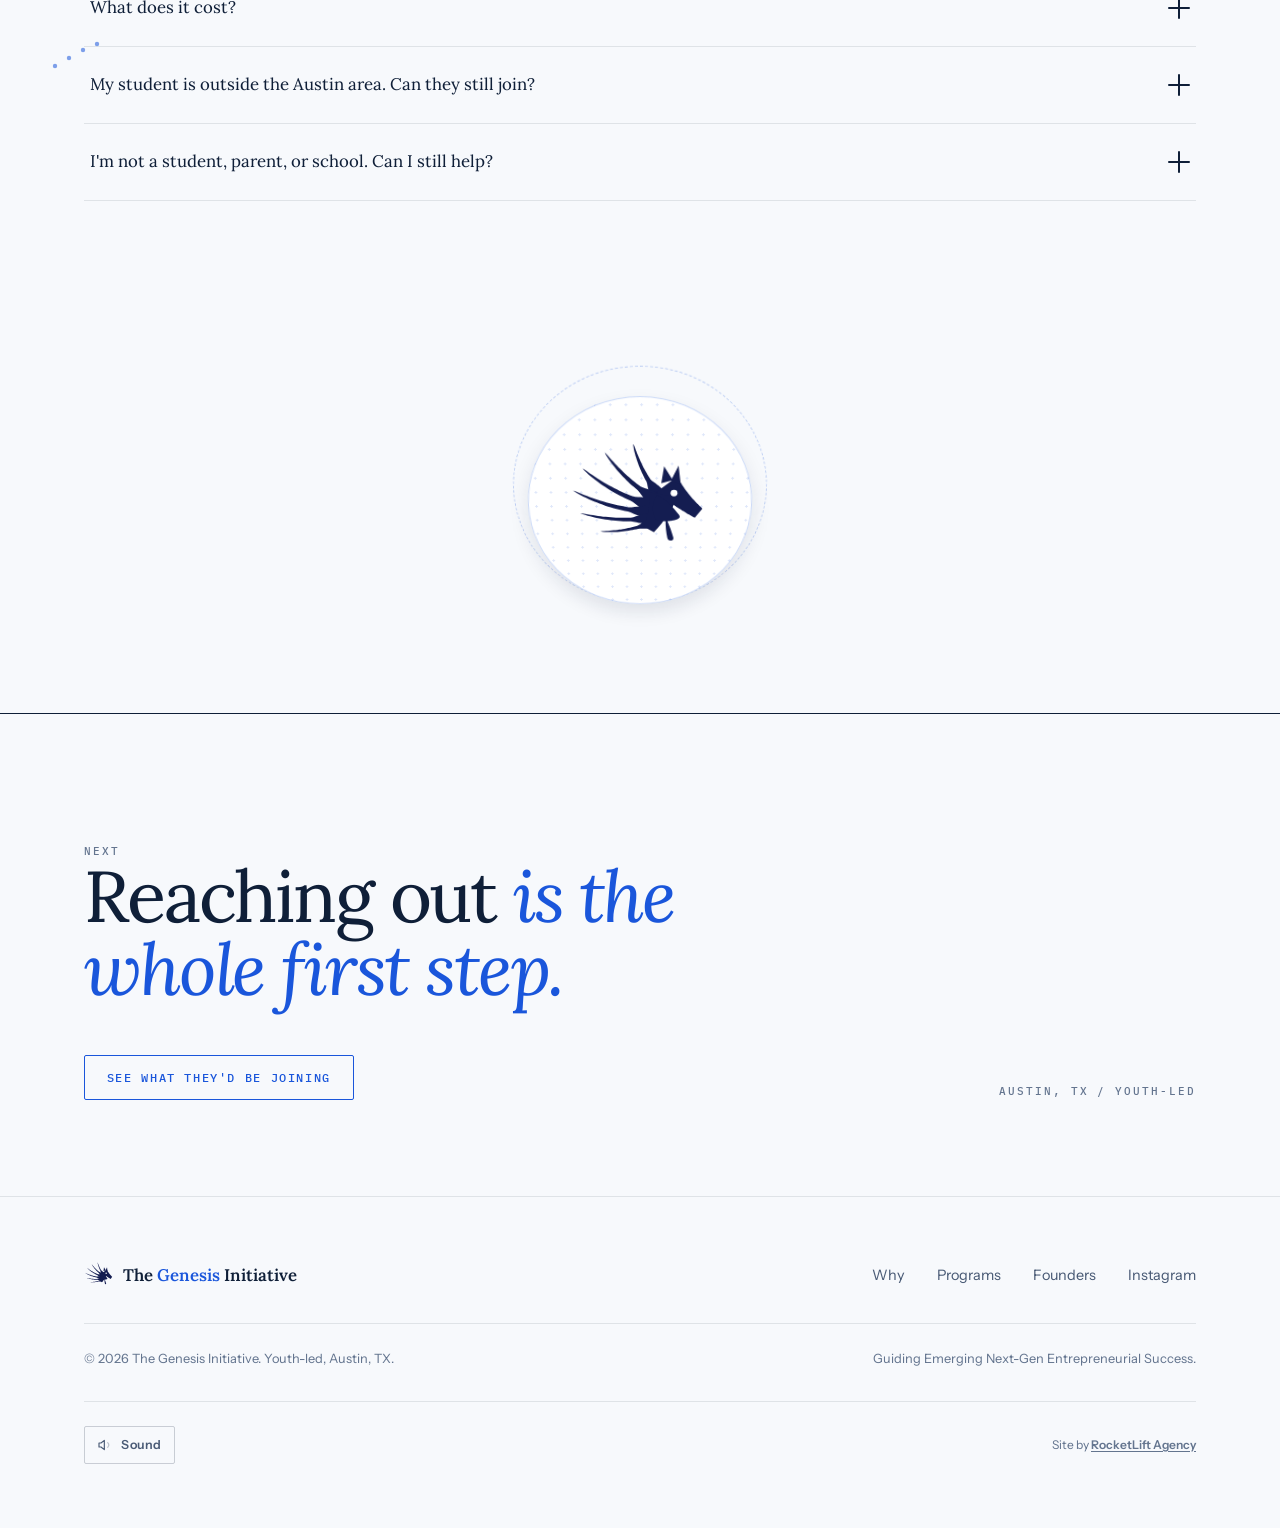
<file: involved.html>
<!doctype html>
<html lang="en">
<head>
  <meta charset="UTF-8" />
  <meta name="viewport" content="width=device-width, initial-scale=1" />
  <title>Get Involved: The Genesis Initiative</title>
  <meta name="description" content="Enroll a student, partner with The Genesis Initiative, or follow along on Instagram." />
  <link rel="icon" type="image/svg+xml" href="assets/favicon.svg" />

  <link rel="preconnect" href="https://fonts.googleapis.com" />
  <link rel="preconnect" href="https://fonts.gstatic.com" crossorigin />
  <link href="https://fonts.googleapis.com/css2?family=Lora:ital,wght@0,500;0,600;0,700;1,500;1,600;1,700&family=Instrument+Sans:wght@400;500;600&family=IBM+Plex+Mono:wght@400;500&display=swap" rel="stylesheet" />

  <link rel="stylesheet" href="css/styles.css" />
</head>
<body>
  <a class="skip-link" href="#main">Skip to content</a>
  <header class="site-header">
    <div class="container nav">
      <a class="brand" href="index.html" aria-label="The Genesis Initiative, back to home">
        <img class="brand-mark" src="assets/logo.svg" alt="" width="40" height="40" />
        <span class="brand-text">The <span class="accent">Genesis</span> Initiative</span>
      </a>

      <nav class="nav-links" aria-label="Primary">
        <a href="why.html">Why</a>
        <a href="programs.html">Programs</a>
        <a href="founders.html">Founders</a>
        <a href="involved.html" class="is-active">Get Involved</a>
      </nav>

      <div class="nav-actions">
        <a class="icon-link" href="https://www.instagram.com/thegenesisinitiative_austin/" target="_blank" rel="noopener" aria-label="Genesis Initiative on Instagram">
          <svg viewBox="0 0 24 24" fill="none" stroke="currentColor" stroke-width="1.75" stroke-linecap="round" stroke-linejoin="round" aria-hidden="true">
            <rect x="3.5" y="3.5" width="17" height="17" rx="5"/>
            <circle cx="12" cy="12" r="4"/>
            <circle cx="17.2" cy="6.8" r="0.6" fill="currentColor" stroke="none"/>
          </svg>
        </a>
        <button class="nav-toggle" id="navToggle" aria-expanded="false" aria-controls="mobilePanel" aria-label="Toggle menu">
          <svg viewBox="0 0 24 24" fill="none" stroke="currentColor" stroke-width="1.75" stroke-linecap="round" aria-hidden="true">
            <path d="M4 6h16M4 12h16M4 18h16"/>
          </svg>
        </button>
      </div>
    </div>
    <div class="container mobile-panel" id="mobilePanel">
      <a href="why.html">Why</a>
      <a href="programs.html">Programs</a>
      <a href="founders.html">Founders</a>
      <a href="involved.html" class="is-active">Get Involved</a>
    </div>
  </header>
  <main id="main">
    <section id="involved" class="involve">
      <div class="dot-cluster" style="bottom: 12%; left: 4%; animation-delay: -2.5s;" aria-hidden="true">
        <svg width="60" height="30" viewBox="0 0 60 30"><circle cx="4" cy="26" r="2.2"/><circle cx="18" cy="18" r="2.2"/><circle cx="32" cy="10" r="2.2"/><circle cx="46" cy="4" r="2.2"/></svg>
      </div>
      <div class="container">
        <div class="section-head reveal">
          <p class="eyebrow">01 / Get Involved</p>
          <h2>Three ways to be part of Genesis.</h2>
          <p class="lead">However you'd like to get involved, the fastest way to reach the team directly is Instagram. That's where camp dates, applications, and updates go out first.</p>
        </div>

        <div class="scene" aria-hidden="true">
          <div class="scene-obj">
            <span class="plane p1"></span><span class="plane p2"></span>
            <span class="plane p3"></span><span class="plane p4" data-label="Three ways in"><svg class="plane-art" viewBox="0 0 120 70" aria-hidden="true">
                <path class="m-rule" d="M10 12h34c9 0 14 8 14 23s5 23 14 23h20"/>
                <path class="m-rule" d="M10 35h34"/>
                <path class="m-rule" d="M10 58h34c9 0 14-8 14-23s5-23 14-23h20"/>
                <circle class="m-lead" cx="100" cy="35" r="6"/>
              </svg></span>
          </div>
        </div>

        <div class="involve-grid" data-stagger>
          <article class="involve-card section-3d">
            <p class="involve-num">01</p>
            <h3>Enroll a student</h3>
            <p>For middle and early high school students in the Austin area. No prior experience expected.</p>
            <a class="btn btn-ghost" href="https://ig.me/m/thegenesisinitiative_austin" target="_blank" rel="noopener">Send a DM</a>
          </article>

          <article class="involve-card section-3d">
            <p class="involve-num">02</p>
            <h3>Partner with us</h3>
            <p>Schools, youth organizations, and local businesses can partner on camps, space, or mentorship. Not sure if it fits? Ask anyway.</p>
            <a class="btn btn-ghost" href="mailto:hello@thegenesisinitiative.us?subject=Partnering%20with%20Genesis">Email the team</a>
          </article>

          <article class="involve-card section-3d">
            <p class="involve-num">03</p>
            <h3>Follow along</h3>
            <p>Camp dates, application windows, and student projects go up on Instagram first, before anywhere else.</p>
            <a class="btn btn-ghost" href="https://www.instagram.com/thegenesisinitiative_austin/" target="_blank" rel="noopener">See the feed</a>
          </article>
        </div>

        <div class="section-head reveal" style="margin-top: var(--sp-9);">
          <p class="eyebrow">02 / What Happens Next</p>
          <h2>Reaching out is the whole first step.</h2>
        </div>

        <div class="steps" data-stagger>
          <article class="step section-3d">
            <h3>Send a message</h3>
            <p>DM for students and families, email for schools and partners. Say roughly what you're after.</p>
          </article>
          <article class="step section-3d">
            <h3>Hear back from an actual founder</h3>
            <p>No call centre in between. A reply comes from Hasini or Siddharth directly.</p>
          </article>
          <article class="step section-3d">
            <h3>Get the specifics that fit your situation</h3>
            <p>Dates, cost, and logistics vary by camp and are confirmed here, since they change season to season.</p>
          </article>
        </div>

        <div class="faq-list reveal">
          <div class="faq-item">
            <button class="faq-question" type="button">
              What does it cost?
              <span class="faq-plus" aria-hidden="true"></span>
            </button>
            <div class="faq-answer"><div class="faq-answer-inner">Pricing depends on the specific camp or workshop and is shared when you reach out, rather than fixed here, since it can vary by season and format.</div></div>
          </div>
          <div class="faq-item">
            <button class="faq-question" type="button">
              My student is outside the Austin area. Can they still join?
              <span class="faq-plus" aria-hidden="true"></span>
            </button>
            <div class="faq-answer"><div class="faq-answer-inner">Current programming is in-person in the Greater Austin area. If you're outside that area and still interested, it's worth reaching out directly, since that's exactly the kind of demand that shapes where Genesis expands next.</div></div>
          </div>
          <div class="faq-item">
            <button class="faq-question" type="button">
              I'm not a student, parent, or school. Can I still help?
              <span class="faq-plus" aria-hidden="true"></span>
            </button>
            <div class="faq-answer"><div class="faq-answer-inner">Genesis is youth-led, but it isn't youth-only when it comes to support. Space, mentorship, and local business partnerships all go through the same "partner with us" channel above.</div></div>
          </div>
        </div>

      </div>
    </section>

    <section class="coin-band">
      <div class="container">
        <div class="coin-wrap" aria-hidden="true">
          <div class="coin">
            <span class="coin-halo"></span>
            <div class="coin-spin">
              <span class="coin-edge"></span>
              <span class="coin-face coin-front"><img src="assets/logo.svg" alt="" /></span>
              <span class="coin-face coin-back"><img src="assets/logo.svg" alt="" /></span>
            </div>
          </div>
        </div>
      </div>
    </section>

    <section class="closing">
      <div class="container">
        <p class="meta reveal">Next</p>
        <p class="closing-line reveal">Reaching out <em>is the whole first step.</em></p>
        <div class="closing-row reveal">
          <a class="btn btn-primary" href="programs.html">See what they'd be joining</a>
          <p class="meta">Austin, TX / Youth-Led</p>
        </div>
      </div>
    </section>
  </main>
  <footer class="site-footer">
    <div class="container">
      <div class="footer-grid">
        <a class="footer-brand" href="index.html">
          <img class="brand-mark" src="assets/logo.svg" alt="" width="30" height="30" />
          <span>The <span class="accent">Genesis</span> Initiative</span>
        </a>
        <div class="footer-links">
          <a href="why.html">Why</a>
          <a href="programs.html">Programs</a>
          <a href="founders.html">Founders</a>
          <a href="https://www.instagram.com/thegenesisinitiative_austin/" target="_blank" rel="noopener">Instagram</a>
        </div>
      </div>
      <div class="footer-meta">
        <span>© <span id="year"></span> The Genesis Initiative. Youth-led, Austin, TX.</span>
        <span>Guiding Emerging Next-Gen Entrepreneurial Success.</span>
      </div>

      <div class="footer-fun">
        <button class="sound-toggle" id="soundToggle" type="button" aria-pressed="false" aria-label="Toggle button sound effects">
          <svg viewBox="0 0 24 24" width="16" height="16" fill="none" stroke="currentColor" stroke-width="1.75" stroke-linecap="round" stroke-linejoin="round" aria-hidden="true"><path d="M11 5 6 9H3v6h3l5 4V5Z"/><path class="sound-wave" d="M16 8.5a5 5 0 0 1 0 7"/></svg>
          <span>Sound</span>
        </button>
        <span class="footer-credit">Site by <a href="https://rocketlift.agency" target="_blank" rel="noopener">RocketLift Agency</a></span>
      </div>
    </div>
  </footer>

  <div class="toast-container" id="toastContainer" aria-live="polite"></div>

  <script src="js/main.js"></script>
</body>
</html>
</file>
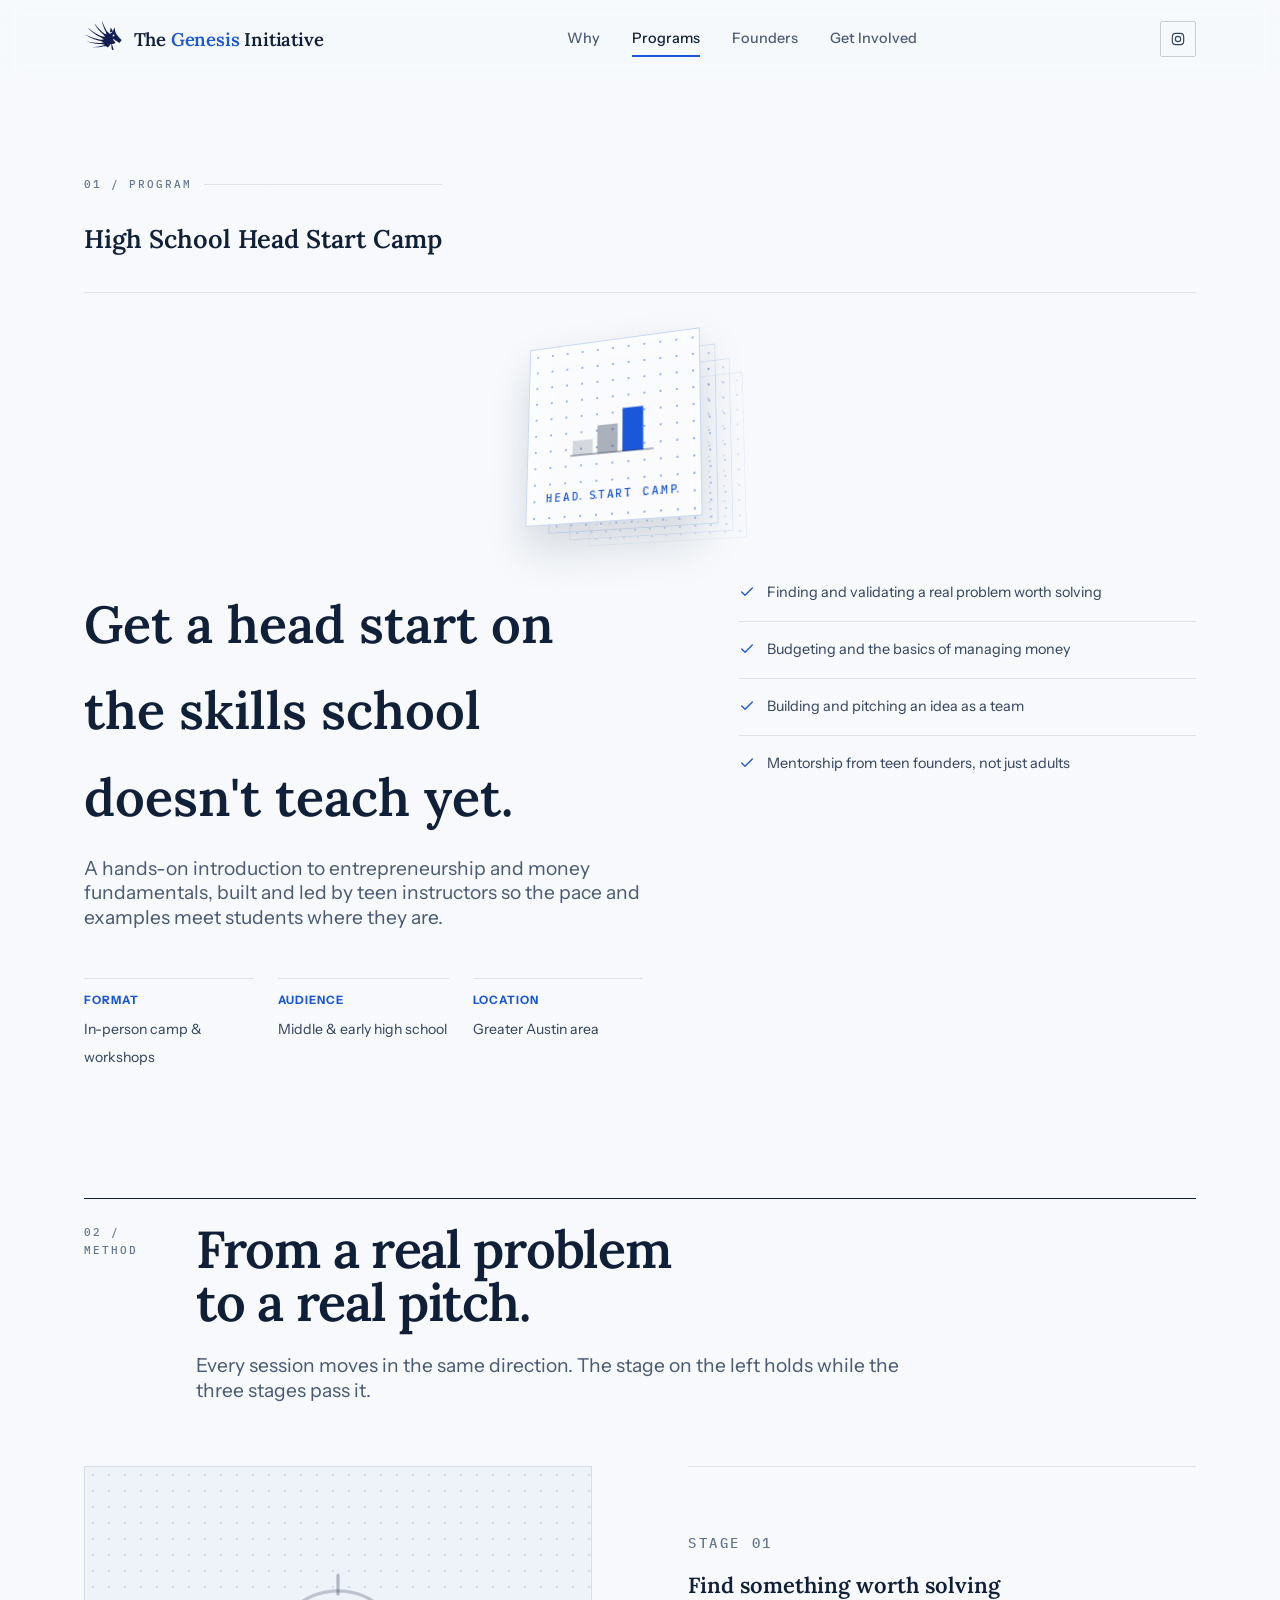
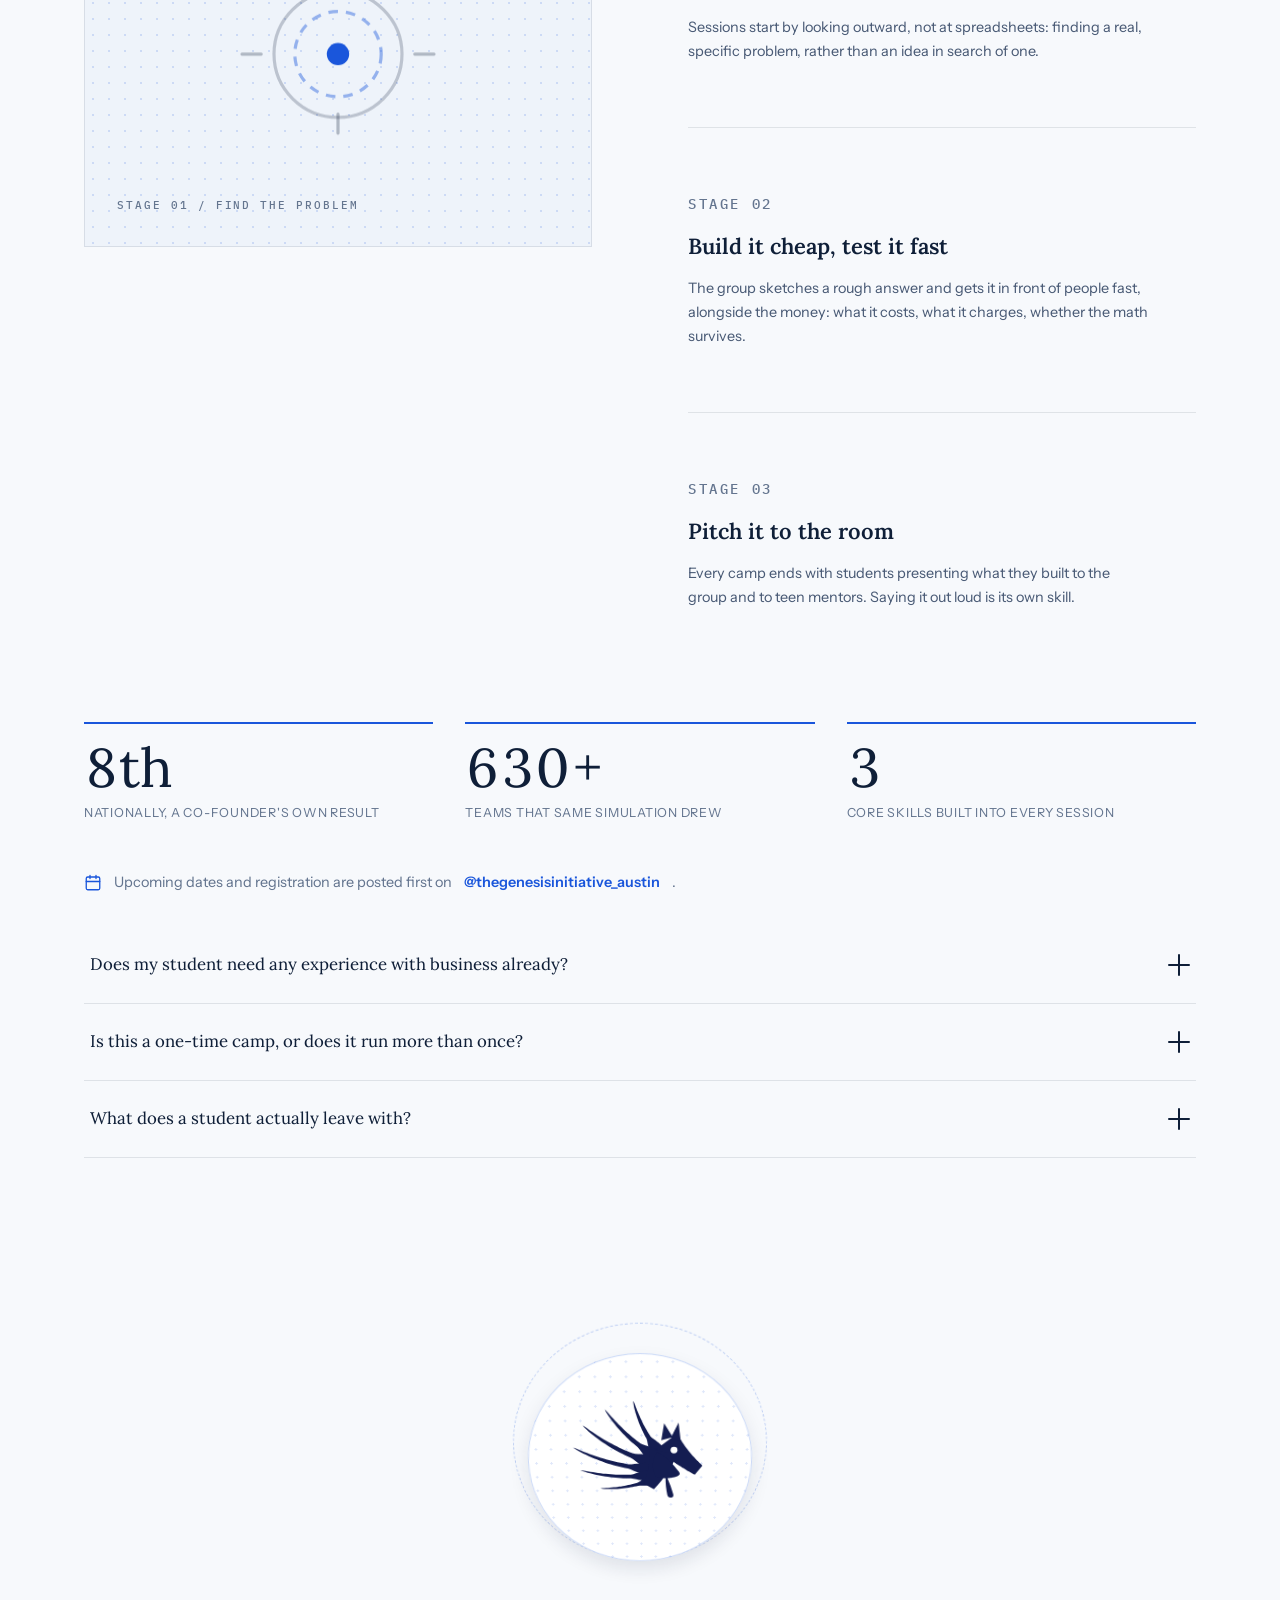
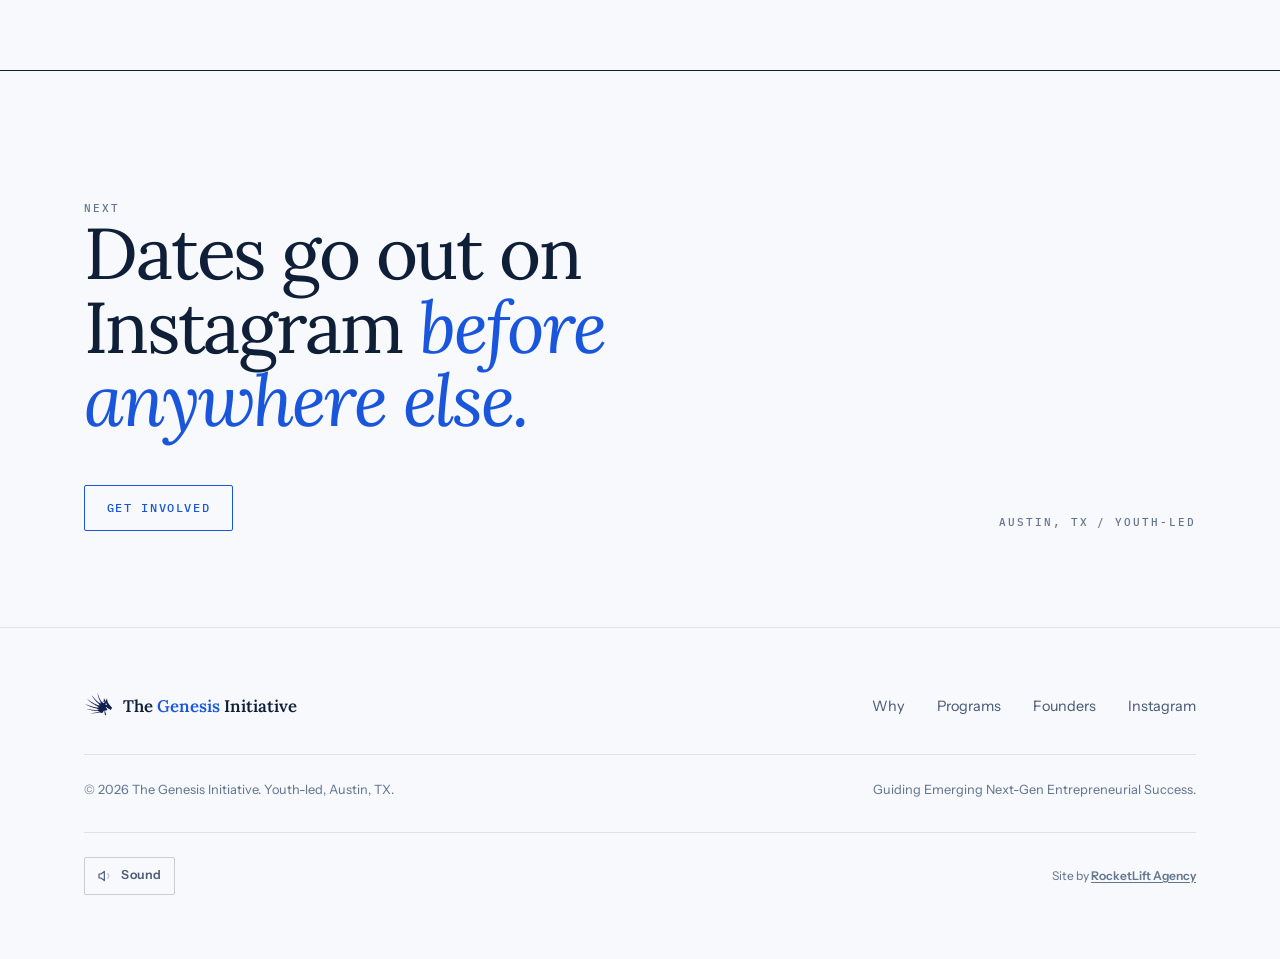
<file: programs.html>
<!doctype html>
<html lang="en">
<head>
  <meta charset="UTF-8" />
  <meta name="viewport" content="width=device-width, initial-scale=1" />
  <title>Programs: The Genesis Initiative</title>
  <meta name="description" content="The High School Head Start Camp - The Genesis Initiative's hands-on entrepreneurship and financial literacy camp for middle and early high school students in the Austin area." />
  <link rel="icon" type="image/svg+xml" href="assets/favicon.svg" />

  <link rel="preconnect" href="https://fonts.googleapis.com" />
  <link rel="preconnect" href="https://fonts.gstatic.com" crossorigin />
  <link href="https://fonts.googleapis.com/css2?family=Lora:ital,wght@0,500;0,600;0,700;1,500;1,600;1,700&family=Instrument+Sans:wght@400;500;600&family=IBM+Plex+Mono:wght@400;500&display=swap" rel="stylesheet" />

  <link rel="stylesheet" href="css/styles.css" />
</head>
<body>
  <a class="skip-link" href="#main">Skip to content</a>
  <header class="site-header">
    <div class="container nav">
      <a class="brand" href="index.html" aria-label="The Genesis Initiative, back to home">
        <img class="brand-mark" src="assets/logo.svg" alt="" width="40" height="40" />
        <span class="brand-text">The <span class="accent">Genesis</span> Initiative</span>
      </a>

      <nav class="nav-links" aria-label="Primary">
        <a href="why.html">Why</a>
        <a href="programs.html" class="is-active">Programs</a>
        <a href="founders.html">Founders</a>
        <a href="involved.html">Get Involved</a>
      </nav>

      <div class="nav-actions">
        <a class="icon-link" href="https://www.instagram.com/thegenesisinitiative_austin/" target="_blank" rel="noopener" aria-label="Genesis Initiative on Instagram">
          <svg viewBox="0 0 24 24" fill="none" stroke="currentColor" stroke-width="1.75" stroke-linecap="round" stroke-linejoin="round" aria-hidden="true">
            <rect x="3.5" y="3.5" width="17" height="17" rx="5"/>
            <circle cx="12" cy="12" r="4"/>
            <circle cx="17.2" cy="6.8" r="0.6" fill="currentColor" stroke="none"/>
          </svg>
        </a>
        <button class="nav-toggle" id="navToggle" aria-expanded="false" aria-controls="mobilePanel" aria-label="Toggle menu">
          <svg viewBox="0 0 24 24" fill="none" stroke="currentColor" stroke-width="1.75" stroke-linecap="round" aria-hidden="true">
            <path d="M4 6h16M4 12h16M4 18h16"/>
          </svg>
        </button>
      </div>
    </div>
    <div class="container mobile-panel" id="mobilePanel">
      <a href="why.html">Why</a>
      <a href="programs.html" class="is-active">Programs</a>
      <a href="founders.html">Founders</a>
      <a href="involved.html">Get Involved</a>
    </div>
  </header>
  <main id="main">
    <section id="programs">
      <div class="container">
        <div class="program-top reveal">
          <div>
            <p class="eyebrow">01 / Program</p>
            <h2>High School Head Start Camp</h2>
          </div>
        </div>

        <div class="scene" aria-hidden="true">
          <div class="scene-obj">
            <span class="plane p1"></span><span class="plane p2"></span>
            <span class="plane p3"></span><span class="plane p4" data-label="Head Start Camp"><svg class="plane-art" viewBox="0 0 120 70" aria-hidden="true">
                <rect class="m-dim"  x="10" y="46" width="26" height="18"/>
                <rect class="m-mid"  x="42" y="30" width="26" height="34"/>
                <rect class="m-lead" x="74" y="12" width="26" height="52"/>
                <path class="m-rule" d="M8 64h104"/>
              </svg></span>
          </div>
        </div>

        <div class="program-body">
          <div>
            <h3>Get a head start on the skills school doesn't teach yet.</h3>
            <p class="lead">
              A hands-on introduction to entrepreneurship and money fundamentals, built and led by
              teen instructors so the pace and examples meet students where they are.
            </p>

            <div class="program-meta">
              <div class="reveal"><strong>Format</strong><span>In-person camp &amp; workshops</span></div>
              <div class="reveal"><strong>Audience</strong><span>Middle &amp; early high school</span></div>
              <div class="reveal"><strong>Location</strong><span>Greater Austin area</span></div>
            </div>
          </div>

          <ul class="skill-list">
            <li class="reveal">
              <svg viewBox="0 0 24 24" fill="none" stroke="currentColor" stroke-width="2" stroke-linecap="round" stroke-linejoin="round" aria-hidden="true"><path d="M20 6 9 17l-5-5"/></svg>
              Finding and validating a real problem worth solving
            </li>
            <li class="reveal">
              <svg viewBox="0 0 24 24" fill="none" stroke="currentColor" stroke-width="2" stroke-linecap="round" stroke-linejoin="round" aria-hidden="true"><path d="M20 6 9 17l-5-5"/></svg>
              Budgeting and the basics of managing money
            </li>
            <li class="reveal">
              <svg viewBox="0 0 24 24" fill="none" stroke="currentColor" stroke-width="2" stroke-linecap="round" stroke-linejoin="round" aria-hidden="true"><path d="M20 6 9 17l-5-5"/></svg>
              Building and pitching an idea as a team
            </li>
            <li class="reveal">
              <svg viewBox="0 0 24 24" fill="none" stroke="currentColor" stroke-width="2" stroke-linecap="round" stroke-linejoin="round" aria-hidden="true"><path d="M20 6 9 17l-5-5"/></svg>
              Mentorship from teen founders, not just adults
            </li>
          </ul>
        </div>

        <div class="section-frame reveal" style="margin-top: var(--sp-10);">
          <p class="meta">02 / Method</p>
          <div>
            <h2>From a real problem to a real pitch.</h2>
            <p class="lead">Every session moves in the same direction. The stage on the left holds while the three stages pass it.</p>
          </div>
        </div>

        <!-- Pinned story: the stage stays put while the steps advance. -->
        <div class="pinned">
          <div class="pinned-visual">
            <div class="pinned-stage" aria-hidden="true">
              <div class="pinned-frame is-active" data-caption="Stage 01 / Find the problem">
                <span class="frame-art">
                  <svg viewBox="0 0 160 120">
                    <circle class="f-ring" cx="80" cy="58" r="40"/>
                    <circle class="f-ring f-ring-2" cx="80" cy="58" r="27"/>
                    <circle class="f-lead" cx="80" cy="58" r="7"/>
                    <path class="f-rule" d="M80 8v12M80 96v12M20 58h12M128 58h12"/>
                  </svg>
                </span>
              </div>
              <div class="pinned-frame" data-caption="Stage 02 / Build it cheap, test it fast">
                <span class="frame-art">
                  <svg viewBox="0 0 160 120">
                    <rect class="f-dim"  x="26" y="70" width="34" height="30"/>
                    <rect class="f-mid"  x="63" y="52" width="34" height="48"/>
                    <rect class="f-lead" x="100" y="34" width="34" height="66"/>
                    <path class="f-rule" d="M20 100h120"/>
                  </svg>
                </span>
              </div>
              <div class="pinned-frame" data-caption="Stage 03 / Pitch it to the room">
                <span class="frame-art">
                  <svg viewBox="0 0 160 120">
                    <path class="f-rule" d="M36 96h88"/>
                    <path class="f-mid" d="M80 30 96 62H64Z"/>
                    <rect class="f-lead" x="74" y="60" width="12" height="36"/>
                    <path class="f-rule" d="M44 46 34 36M116 46l10-10M80 22V10"/>
                  </svg>
                </span>
              </div>
              <em class="pinned-caption" id="pinnedCaption">Stage 01 / Find the problem</em>
            </div>
          </div>

          <div class="pinned-steps">
            <article class="pinned-step is-active" id="find">
              <p class="meta">Stage 01</p>
              <h3>Find something worth solving</h3>
              <p>Sessions start by looking outward, not at spreadsheets: finding a real, specific problem, rather than an idea in search of one.</p>
            </article>
            <article class="pinned-step section-3d" id="build">
              <p class="meta">Stage 02</p>
              <h3>Build it cheap, test it fast</h3>
              <p>The group sketches a rough answer and gets it in front of people fast, alongside the money: what it costs, what it charges, whether the math survives.</p>
            </article>
            <article class="pinned-step section-3d" id="pitch">
              <p class="meta">Stage 03</p>
              <h3>Pitch it to the room</h3>
              <p>Every camp ends with students presenting what they built to the group and to teen mentors. Saying it out loud is its own skill.</p>
            </article>
          </div>
        </div>

        <div class="stat-row section-3d">
          <div class="stat-tile">
            <span class="stat-number"><span data-count-to="8">0</span>th</span>
            <span class="stat-label">Nationally, a co-founder's own result</span>
          </div>
          <div class="stat-tile">
            <span class="stat-number"><span data-count-to="650">0</span>+</span>
            <span class="stat-label">Teams that same simulation drew</span>
          </div>
          <div class="stat-tile">
            <span class="stat-number"><span data-count-to="3">0</span></span>
            <span class="stat-label">Core skills built into every session</span>
          </div>
        </div>

        <p class="follow-note">
          <svg viewBox="0 0 24 24" width="18" height="18" fill="none" stroke="currentColor" stroke-width="1.75" stroke-linecap="round" stroke-linejoin="round" aria-hidden="true"><rect x="3" y="4" width="18" height="17" rx="2"/><path d="M16 2v4M8 2v4M3 10h18"/></svg>
          Upcoming dates and registration are posted first on
          <a href="https://www.instagram.com/thegenesisinitiative_austin/" target="_blank" rel="noopener">@thegenesisinitiative_austin</a>.</p>

        <div class="faq-list reveal">
          <div class="faq-item">
            <button class="faq-question" type="button">
              Does my student need any experience with business already?
              <span class="faq-plus" aria-hidden="true"></span>
            </button>
            <div class="faq-answer"><div class="faq-answer-inner">No prior experience is expected. The camp is built for students encountering these ideas for the first time as much as for anyone who's already tinkered with a small project of their own.</div></div>
          </div>
          <div class="faq-item">
            <button class="faq-question" type="button">
              Is this a one-time camp, or does it run more than once?
              <span class="faq-plus" aria-hidden="true"></span>
            </button>
            <div class="faq-answer"><div class="faq-answer-inner">Camps and workshops run periodically rather than as a single one-off event. Exact upcoming dates are announced on Instagram first, since that's where the team posts fastest.</div></div>
          </div>
          <div class="faq-item">
            <button class="faq-question" type="button">
              What does a student actually leave with?
              <span class="faq-plus" aria-hidden="true"></span>
            </button>
            <div class="faq-answer"><div class="faq-answer-inner">A finished small project they built and pitched themselves, plus the underlying habits, spotting a real problem, testing an idea before overcommitting to it, and basic money literacy, that carry past the camp itself.</div></div>
          </div>
        </div>

      </div>
    </section>

    <section class="coin-band">
      <div class="container">
        <div class="coin-wrap" aria-hidden="true">
          <div class="coin">
            <span class="coin-halo"></span>
            <div class="coin-spin">
              <span class="coin-edge"></span>
              <span class="coin-face coin-front"><img src="assets/logo.svg" alt="" /></span>
              <span class="coin-face coin-back"><img src="assets/logo.svg" alt="" /></span>
            </div>
          </div>
        </div>
      </div>
    </section>

    <section class="closing">
      <div class="container">
        <p class="meta reveal">Next</p>
        <p class="closing-line reveal">Dates go out on Instagram <em>before anywhere else.</em></p>
        <div class="closing-row reveal">
          <a class="btn btn-primary" href="involved.html">Get involved</a>
          <p class="meta">Austin, TX / Youth-Led</p>
        </div>
      </div>
    </section>
  </main>
  <footer class="site-footer">
    <div class="container">
      <div class="footer-grid">
        <a class="footer-brand" href="index.html">
          <img class="brand-mark" src="assets/logo.svg" alt="" width="30" height="30" />
          <span>The <span class="accent">Genesis</span> Initiative</span>
        </a>
        <div class="footer-links">
          <a href="why.html">Why</a>
          <a href="programs.html">Programs</a>
          <a href="founders.html">Founders</a>
          <a href="https://www.instagram.com/thegenesisinitiative_austin/" target="_blank" rel="noopener">Instagram</a>
        </div>
      </div>
      <div class="footer-meta">
        <span>© <span id="year"></span> The Genesis Initiative. Youth-led, Austin, TX.</span>
        <span>Guiding Emerging Next-Gen Entrepreneurial Success.</span>
      </div>

      <div class="footer-fun">
        <button class="sound-toggle" id="soundToggle" type="button" aria-pressed="false" aria-label="Toggle button sound effects">
          <svg viewBox="0 0 24 24" width="16" height="16" fill="none" stroke="currentColor" stroke-width="1.75" stroke-linecap="round" stroke-linejoin="round" aria-hidden="true"><path d="M11 5 6 9H3v6h3l5 4V5Z"/><path class="sound-wave" d="M16 8.5a5 5 0 0 1 0 7"/></svg>
          <span>Sound</span>
        </button>
        <span class="footer-credit">Site by <a href="https://rocketlift.agency" target="_blank" rel="noopener">RocketLift Agency</a></span>
      </div>
    </div>
  </footer>

  <div class="toast-container" id="toastContainer" aria-live="polite"></div>

  <script src="js/main.js"></script>
</body>
</html>
</file>
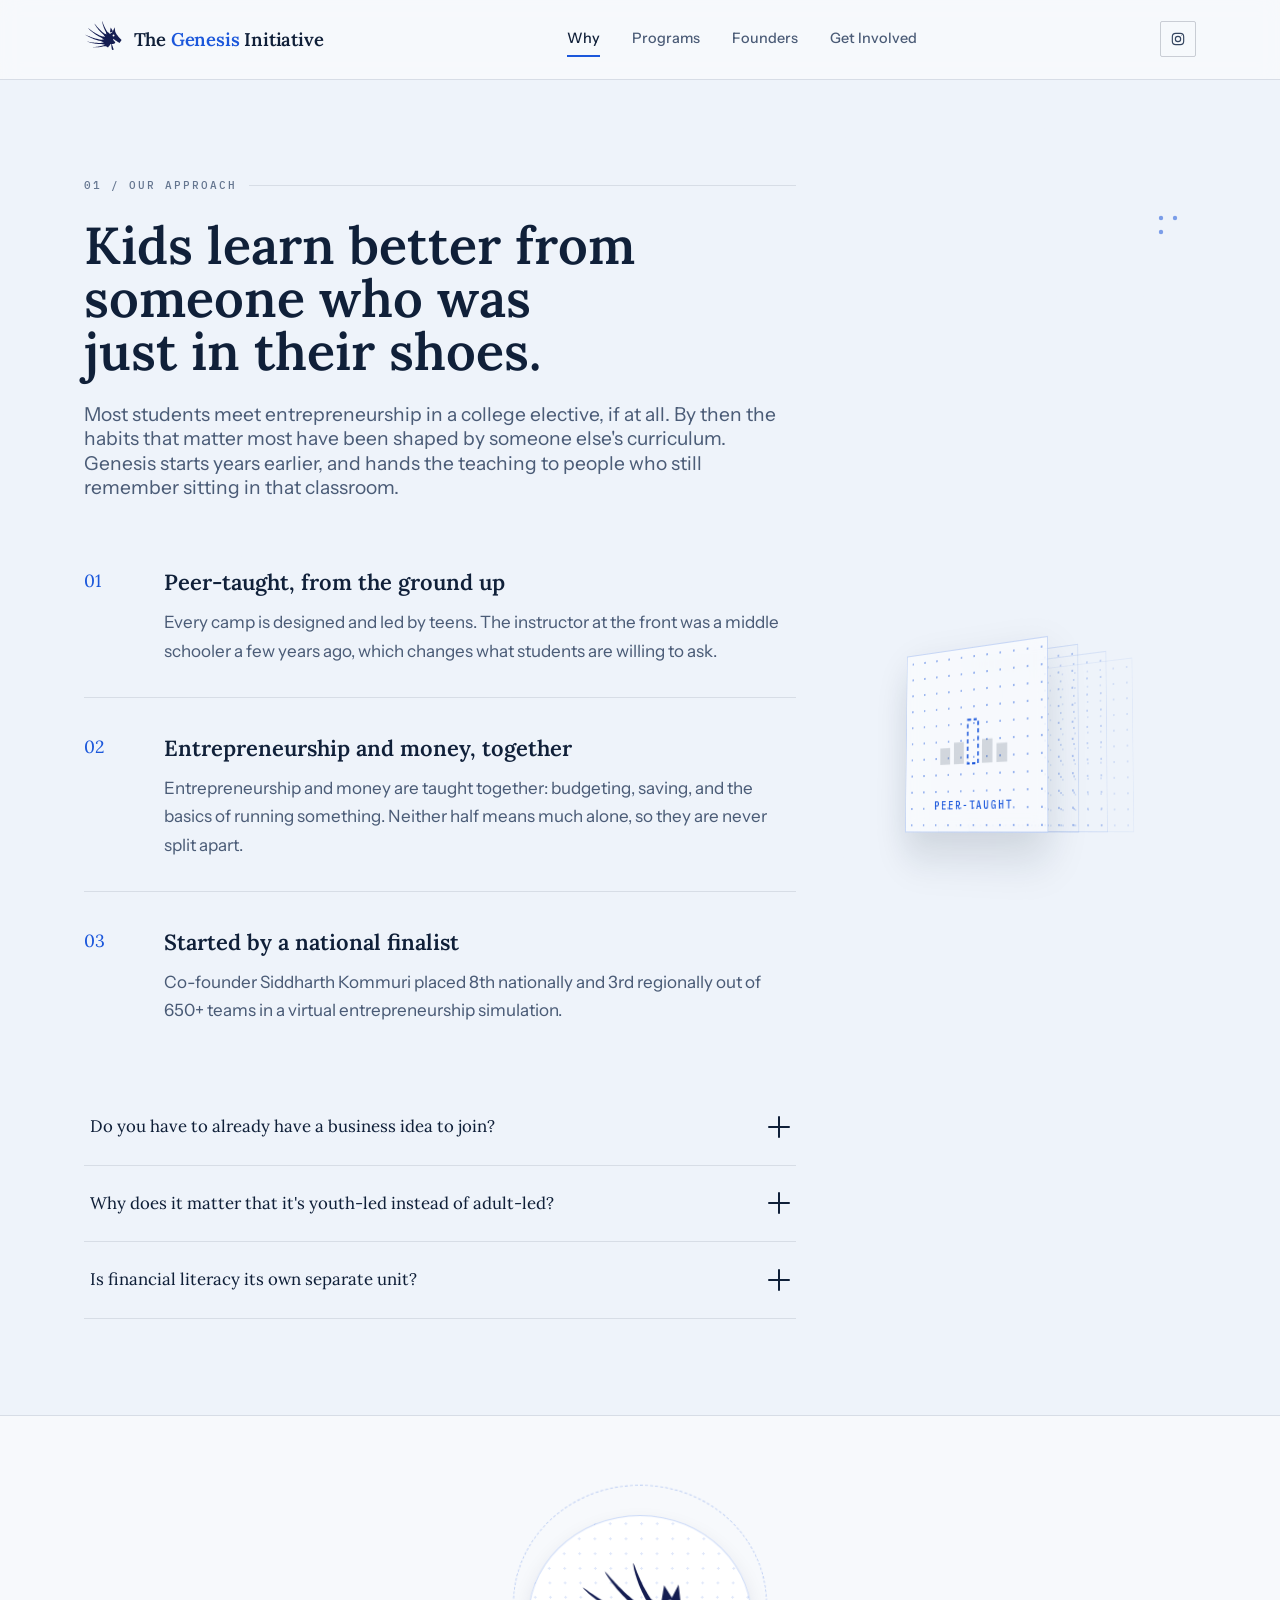
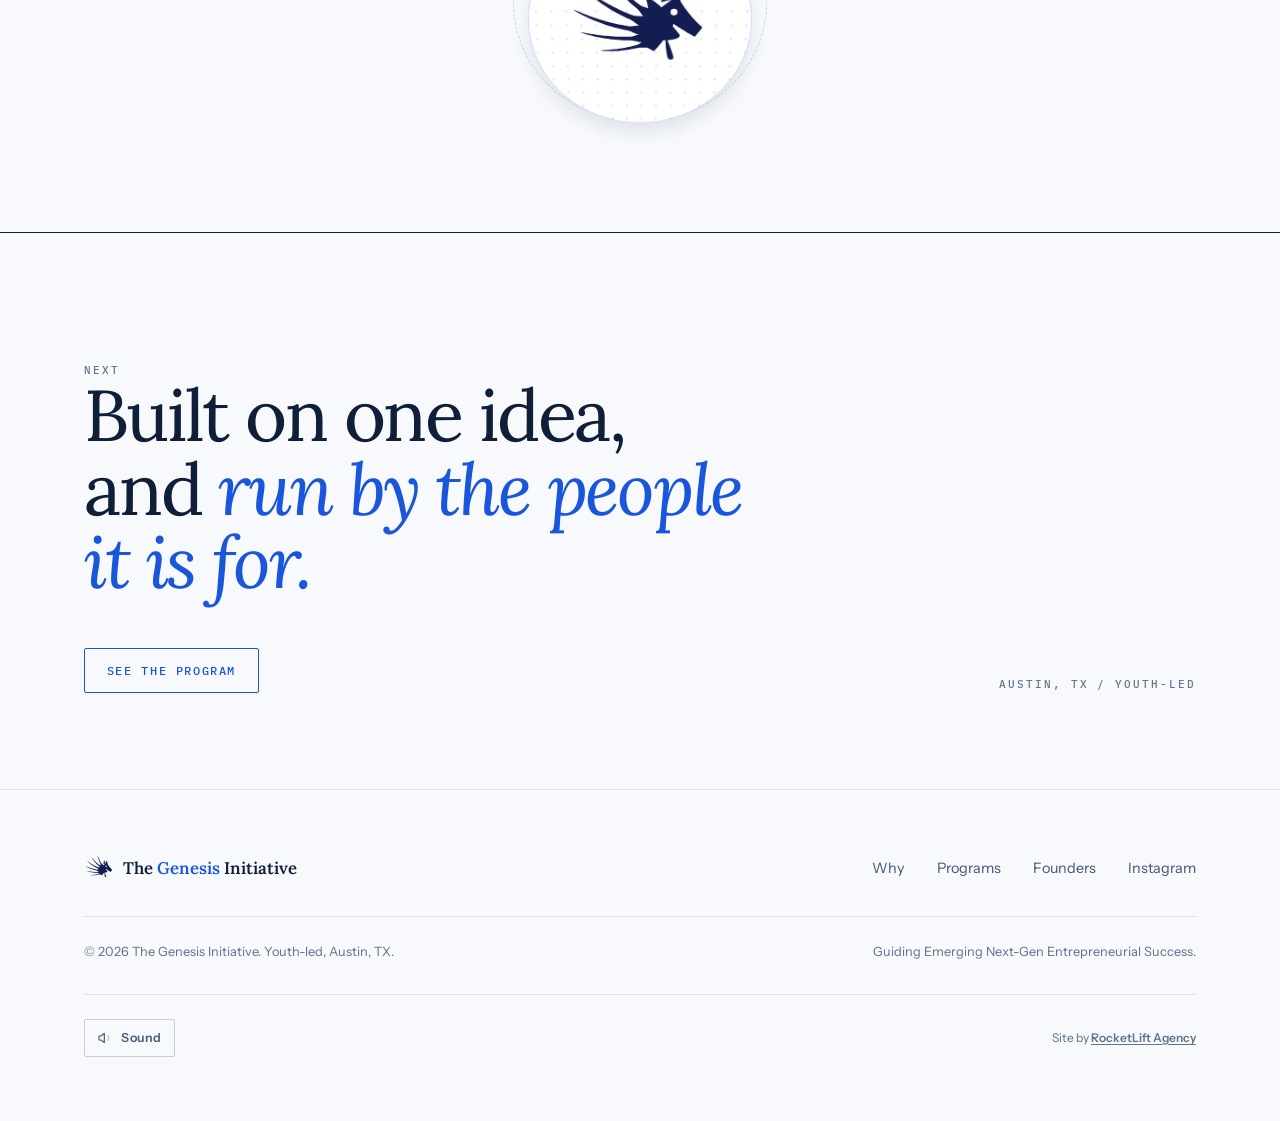
<file: why.html>
<!doctype html>
<html lang="en">
<head>
  <meta charset="UTF-8" />
  <meta name="viewport" content="width=device-width, initial-scale=1" />
  <title>Why Genesis: The Genesis Initiative</title>
  <meta name="description" content="Why The Genesis Initiative exists: peer-taught, combining entrepreneurship with financial literacy, started by a national DECA and entrepreneurship-simulation finalist." />
  <link rel="icon" type="image/svg+xml" href="assets/favicon.svg" />

  <link rel="preconnect" href="https://fonts.googleapis.com" />
  <link rel="preconnect" href="https://fonts.gstatic.com" crossorigin />
  <link href="https://fonts.googleapis.com/css2?family=Lora:ital,wght@0,500;0,600;0,700;1,500;1,600;1,700&family=Instrument+Sans:wght@400;500;600&family=IBM+Plex+Mono:wght@400;500&display=swap" rel="stylesheet" />

  <link rel="stylesheet" href="css/styles.css" />
</head>
<body>
  <a class="skip-link" href="#main">Skip to content</a>
  <header class="site-header">
    <div class="container nav">
      <a class="brand" href="index.html" aria-label="The Genesis Initiative, back to home">
        <img class="brand-mark" src="assets/logo.svg" alt="" width="40" height="40" />
        <span class="brand-text">The <span class="accent">Genesis</span> Initiative</span>
      </a>

      <nav class="nav-links" aria-label="Primary">
        <a href="why.html" class="is-active">Why</a>
        <a href="programs.html">Programs</a>
        <a href="founders.html">Founders</a>
        <a href="involved.html">Get Involved</a>
      </nav>

      <div class="nav-actions">
        <a class="icon-link" href="https://www.instagram.com/thegenesisinitiative_austin/" target="_blank" rel="noopener" aria-label="Genesis Initiative on Instagram">
          <svg viewBox="0 0 24 24" fill="none" stroke="currentColor" stroke-width="1.75" stroke-linecap="round" stroke-linejoin="round" aria-hidden="true">
            <rect x="3.5" y="3.5" width="17" height="17" rx="5"/>
            <circle cx="12" cy="12" r="4"/>
            <circle cx="17.2" cy="6.8" r="0.6" fill="currentColor" stroke="none"/>
          </svg>
        </a>
        <button class="nav-toggle" id="navToggle" aria-expanded="false" aria-controls="mobilePanel" aria-label="Toggle menu">
          <svg viewBox="0 0 24 24" fill="none" stroke="currentColor" stroke-width="1.75" stroke-linecap="round" aria-hidden="true">
            <path d="M4 6h16M4 12h16M4 18h16"/>
          </svg>
        </button>
      </div>
    </div>
    <div class="container mobile-panel" id="mobilePanel">
      <a href="why.html" class="is-active">Why</a>
      <a href="programs.html">Programs</a>
      <a href="founders.html">Founders</a>
      <a href="involved.html">Get Involved</a>
    </div>
  </header>
  <main id="main">
    <section id="gap" class="gap-section">
      <div class="dot-cluster" style="top: 10%; right: 6%;" aria-hidden="true">
        <svg width="46" height="46" viewBox="0 0 46 46"><circle cx="4" cy="4" r="2.2"/><circle cx="18" cy="4" r="2.2"/><circle cx="4" cy="18" r="2.2"/></svg>
      </div>
      <div class="container gap-grid with-scene">
        <div>
          <div class="gap-headline reveal">
            <p class="eyebrow">01 / Our Approach</p>
            <h2>Kids learn better from someone who was just in their shoes.</h2>
            <p class="page-intro">
              Most students meet entrepreneurship in a college elective, if at all. By then the
            habits that matter most have been shaped by someone else's curriculum. Genesis
            starts years earlier, and hands the teaching to people who still remember sitting
            in that classroom.
            </p>
          </div>

          <div class="gap-list" data-stagger>
            <article class="gap-item section-3d">
              <span class="gap-num">01</span>
              <div>
                <h3>Peer-taught, from the ground up</h3>
                <p>Every camp is designed and led by teens. The instructor at the front was a middle schooler a few years ago, which changes what students are willing to ask.</p>
              </div>
            </article>

            <article class="gap-item section-3d">
              <span class="gap-num">02</span>
              <div>
                <h3>Entrepreneurship and money, together</h3>
                <p>Entrepreneurship and money are taught together: budgeting, saving, and the basics of running something. Neither half means much alone, so they are never split apart.</p>
              </div>
            </article>

            <article class="gap-item section-3d">
              <span class="gap-num">03</span>
              <div>
                <h3>Started by a national finalist</h3>
                <p>Co-founder Siddharth Kommuri placed 8th nationally and 3rd regionally out of 650+ teams in a virtual entrepreneurship simulation.</p>
              </div>
            </article>
          </div>

          <div class="faq-list reveal">
            <div class="faq-item">
              <button class="faq-question" type="button">
                Do you have to already have a business idea to join?
                <span class="faq-plus" aria-hidden="true"></span>
              </button>
              <div class="faq-answer"><div class="faq-answer-inner">No. Most students show up with curiosity, not a pitch. The point of the program is building the habits of thinking like an entrepreneur, not arriving with a startup already in progress.</div></div>
            </div>
            <div class="faq-item">
              <button class="faq-question" type="button">
                Why does it matter that it's youth-led instead of adult-led?
                <span class="faq-plus" aria-hidden="true"></span>
              </button>
              <div class="faq-answer"><div class="faq-answer-inner">Because the gap between "knowing the material" and "remembering what it's like to be twelve and confused" is real. Teen instructors are closer to that gap, which changes the pace, the examples, and how safe it feels to ask a basic question.</div></div>
            </div>
            <div class="faq-item">
              <button class="faq-question" type="button">
                Is financial literacy its own separate unit?
                <span class="faq-plus" aria-hidden="true"></span>
              </button>
              <div class="faq-answer"><div class="faq-answer-inner">No, it's woven directly into the entrepreneurship material rather than taught as a standalone module. Budgeting and the economics of running something show up alongside idea-building throughout, not before or after it.</div></div>
            </div>
          </div>

        </div>

        <div class="scene" aria-hidden="true">
          <div class="scene-obj">
            <span class="plane p1"></span><span class="plane p2"></span>
            <span class="plane p3"></span><span class="plane p4" data-label="Peer-taught"><svg class="plane-art" viewBox="0 0 120 70" aria-hidden="true">
                <rect class="m-dim" x="8"  y="44" width="16" height="20"/>
                <rect class="m-dim" x="30" y="38" width="16" height="26"/>
                <rect class="m-gap" x="52" y="12" width="16" height="52"/>
                <rect class="m-dim" x="74" y="36" width="16" height="28"/>
                <rect class="m-dim" x="96" y="42" width="16" height="22"/>
              </svg></span>
          </div>
        </div>
      </div>
    </section>

    <section class="coin-band">
      <div class="container">
        <div class="coin-wrap" aria-hidden="true">
          <div class="coin">
            <span class="coin-halo"></span>
            <div class="coin-spin">
              <span class="coin-edge"></span>
              <span class="coin-face coin-front"><img src="assets/logo.svg" alt="" /></span>
              <span class="coin-face coin-back"><img src="assets/logo.svg" alt="" /></span>
            </div>
          </div>
        </div>
      </div>
    </section>

    <section class="closing">
      <div class="container">
        <p class="meta reveal">Next</p>
        <p class="closing-line reveal">Built on one idea, and <em>run by the people it is for.</em></p>
        <div class="closing-row reveal">
          <a class="btn btn-primary" href="programs.html">See the program</a>
          <p class="meta">Austin, TX / Youth-Led</p>
        </div>
      </div>
    </section>
  </main>
  <footer class="site-footer">
    <div class="container">
      <div class="footer-grid">
        <a class="footer-brand" href="index.html">
          <img class="brand-mark" src="assets/logo.svg" alt="" width="30" height="30" />
          <span>The <span class="accent">Genesis</span> Initiative</span>
        </a>
        <div class="footer-links">
          <a href="why.html">Why</a>
          <a href="programs.html">Programs</a>
          <a href="founders.html">Founders</a>
          <a href="https://www.instagram.com/thegenesisinitiative_austin/" target="_blank" rel="noopener">Instagram</a>
        </div>
      </div>
      <div class="footer-meta">
        <span>© <span id="year"></span> The Genesis Initiative. Youth-led, Austin, TX.</span>
        <span>Guiding Emerging Next-Gen Entrepreneurial Success.</span>
      </div>

      <div class="footer-fun">
        <button class="sound-toggle" id="soundToggle" type="button" aria-pressed="false" aria-label="Toggle button sound effects">
          <svg viewBox="0 0 24 24" width="16" height="16" fill="none" stroke="currentColor" stroke-width="1.75" stroke-linecap="round" stroke-linejoin="round" aria-hidden="true"><path d="M11 5 6 9H3v6h3l5 4V5Z"/><path class="sound-wave" d="M16 8.5a5 5 0 0 1 0 7"/></svg>
          <span>Sound</span>
        </button>
        <span class="footer-credit">Site by <a href="https://rocketlift.agency" target="_blank" rel="noopener">RocketLift Agency</a></span>
      </div>
    </div>
  </footer>

  <div class="toast-container" id="toastContainer" aria-live="polite"></div>

  <script src="js/main.js"></script>
</body>
</html>
</file>
<file: css/styles.css>
/* ==========================================================================
   The Genesis Initiative — Design tokens
   Light, editorial, blue and white. Bespoke dot-matrix wordmark instead of
   a stock icon. Numbered reasoning where content is actually enumerable.
   No gradients scattered for "atmosphere" — one soft blue field behind the
   hero, everywhere else stays flat and quiet.
   ========================================================================== */

:root {
  --bg:         #f7f9fc;
  --bg-raised:  #eef3fa;
  --bg-raised-2:#e3ecf7;
  --ink:        #0f1f38;
  --ink-dim:    #34455f;
  --ink-soft:   #4a5b76;
  --ink-faint:  #64758f;
  --line:       rgba(15, 31, 56, 0.1);
  --line-strong:rgba(15, 31, 56, 0.2);

  --accent:      #1a56db;
  --accent-dim:  #123f9e;
  --accent-deep: #0a1a30;
  --accent-soft: rgba(26, 86, 219, 0.08);
  --accent-bright: #4fc3ff;
  --accent-ink:  #ffffff;

  --focus: #1a56db;

  --ease-bounce: cubic-bezier(0.34, 1.56, 0.64, 1);
  /* Easing set per the animation guidance: ease-out for things entering,
     ease-in-out for things moving, ease-in for things leaving. */
  --ease-out-quint:  cubic-bezier(0.23, 1, 0.32, 1);
  --ease-out-cubic:  cubic-bezier(0.33, 1, 0.68, 1);
  --ease-in-out-cubic: cubic-bezier(0.645, 0.045, 0.355, 1);

  --font-display: "Lora", Georgia, serif;
  --font-body: "Instrument Sans", -apple-system, BlinkMacSystemFont, "Segoe UI", sans-serif;
  --font-mono: "IBM Plex Mono", ui-monospace, SFMono-Regular, Menlo, monospace;

  /* Display sizes carry the art direction: this site has no photography, so
     type is the image. Big jumps between levels, not a timid ramp. */
  --size-display: clamp(3.2rem, 1.2rem + 9vw, 9rem);
  --size-h1:     clamp(2.4rem, 1.4rem + 4.2vw, 4.5rem);
  --size-h2:     clamp(1.9rem, 1.35rem + 2.4vw, 3.25rem);
  --size-h3:     clamp(1.15rem, 1.05rem + 0.4vw, 1.4rem);
  --size-lead:   clamp(1.05rem, 1rem + 0.25vw, 1.25rem);
  --size-body:   1.0625rem;
  --size-small:  0.9rem;
  --size-eyebrow:0.7rem;
  --size-meta:   0.68rem;

  --lh-tight: 1.02;
  --lh-snug:  1.28;
  --lh-body:  1.66;

  --track-display: -0.035em;
  --track-meta: 0.18em;

  --sp-1: 4px;  --sp-2: 8px;  --sp-3: 12px; --sp-4: 16px; --sp-5: 24px;
  --sp-6: 32px; --sp-7: 48px; --sp-8: 64px; --sp-9: 96px; --sp-10: 128px;

  --radius-sm: 2px;
  --radius-md: 2px;
  --radius-pill: 2px;

  --ease: cubic-bezier(0.22, 0.68, 0.24, 1);
  --dur-fast: 160ms;
  --dur-base: 280ms;

  --container: 1160px;

  /* Elevation scale from the ui-ux-pro-max "dimensional-layering" style,
     retinted from pure black to the palette's navy. */
  --elevation-1: 0 1px 3px rgba(15,31,56,.10);
  --elevation-2: 0 4px 6px rgba(15,31,56,.10);
  --elevation-3: 0 10px 20px rgba(15,31,56,.10);
  --elevation-4: 0 20px 40px rgba(15,31,56,.15);
  --blur-amount: 8px;
}

*, *::before, *::after { box-sizing: border-box; }

html {
  scroll-behavior: smooth;
  -webkit-text-size-adjust: 100%;
  overflow-x: clip;
}

@media (prefers-reduced-motion: reduce) {
  html { scroll-behavior: auto; }
  *, *::before, *::after {
    animation-duration: 0.01ms !important;
    animation-iteration-count: 1 !important;
    transition-duration: 0.01ms !important;
  }
}

body {
  margin: 0;
  font-family: var(--font-body);
  font-size: var(--size-body);
  line-height: var(--lh-body);
  color: var(--ink-dim);
  background: var(--bg);
  font-weight: 420;
  -webkit-font-smoothing: antialiased;
  position: relative;
  overflow-x: clip;
  /* A quick fade on arrival so moving between pages reads as one continuous
     site rather than a hard browser reload. Short enough to never feel
     like a loading screen - the page is already fully painted underneath. */
  animation: page-in 220ms var(--ease);
}

@keyframes page-in {
  from { opacity: 0; }
  to { opacity: 1; }
}

/* Fine film grain — the difference between a flat gradient and a considered
   one. Fixed, cheap, applied once. */
body::before {
  content: "";
  position: fixed;
  inset: 0;
  z-index: 1000;
  pointer-events: none;
  opacity: 0.05;
  mix-blend-mode: overlay;
  background-image: url("data:image/svg+xml;utf8,<svg xmlns='http://www.w3.org/2000/svg'><filter id='n'><feTurbulence type='fractalNoise' baseFrequency='0.85' numOctaves='2' stitchTiles='stitch'/></filter><rect width='100%25' height='100%25' filter='url(%23n)'/></svg>");
}

img { max-width: 100%; display: block; }
a { color: inherit; text-decoration: none; }
h1, h2, h3, h4 { margin: 0; font-family: var(--font-display); font-weight: 600; color: var(--ink); text-wrap: balance; }
p { margin: 0; color: var(--ink-soft); }
ul { margin: 0; padding: 0; list-style: none; }
button { font: inherit; cursor: pointer; }

:focus-visible {
  outline: 2.5px solid var(--focus);
  outline-offset: 3px;
  border-radius: var(--radius-sm);
}

.container { max-width: var(--container); margin-inline: auto; padding-inline: var(--sp-5); }

@media (max-width: 640px) {
  .container { padding-inline: var(--sp-4); }
  /* The mark goes edge to edge on a phone: at this width the gutters cost
     more presence than the alignment buys. */
  .wordmark-wrap { padding-inline: 0; }
}


/* Anchor-jump offset: without this, clicking a nav link lands the section's
   top exactly under the sticky 78px header instead of below it. */
main section[id] { scroll-margin-top: 92px; }
/* Stage anchors inside the pinned sequence need the same offset, and a bit
   more so the stage beside them is on screen when you land. */
.pinned-step[id] { scroll-margin-top: 148px; }

section { padding-block: var(--sp-9); position: relative; }

@media (max-width: 800px) { section { padding-block: var(--sp-7); } }

.section-head { max-width: 680px; margin-bottom: var(--sp-8); }
.section-head.center { margin-inline: auto; text-align: center; }

.eyebrow {
  display: flex;
  align-items: center;
  gap: var(--sp-3);
  font-family: var(--font-mono);
  font-size: var(--size-eyebrow);
  font-weight: 500;
  letter-spacing: var(--track-meta);
  text-transform: uppercase;
  color: var(--ink-faint);
  margin-bottom: var(--sp-5);
}

/* A rule that runs out to the edge of the column, not a decorative dot.
   It ties the label to the underlying grid. */
.eyebrow::after {
  content: "";
  height: 1px;
  flex: 1;
  background: var(--line);
  min-width: var(--sp-6);
}

/* Mono metadata: section indices, counters, status labels. */
.meta {
  font-family: var(--font-mono);
  font-size: var(--size-meta);
  letter-spacing: var(--track-meta);
  text-transform: uppercase;
  color: var(--ink-faint);
}

.meta-accent { color: var(--accent); }

.lead { font-size: var(--size-lead); line-height: var(--lh-snug); color: var(--ink-soft); max-width: 58ch; }

.italic-quote {
  font-family: var(--font-display);
  font-style: italic;
  font-size: var(--size-lead);
  color: var(--ink-dim);
  max-width: 58ch;
}

/* ==========================================================================
   Buttons — pill, tracked caps, restrained hover
   ========================================================================== */

.btn {
  position: relative;
  display: inline-flex;
  align-items: center;
  justify-content: center;
  gap: var(--sp-3);
  padding: 1.05em 1.9em;
  font-family: var(--font-mono);
  font-size: 0.72rem;
  font-weight: 500;
  letter-spacing: 0.14em;
  text-transform: uppercase;
  border-radius: var(--radius-sm);
  border: 1px solid var(--line-strong);
  overflow: hidden;
  isolation: isolate;
  transition: color 220ms var(--ease-out-quint),
              border-color 220ms var(--ease-out-quint),
              transform 180ms var(--ease-out-quint);
  white-space: nowrap;
}

.btn { --magx: 0px; --magy: 0px; }

/* The fill wipes up from the baseline rather than the whole box changing
   colour at once - it reads as one object responding, not a state flip. */
.btn::before {
  content: "";
  position: absolute;
  inset: 0;
  z-index: -1;
  background: var(--accent);
  transform: scaleY(0);
  transform-origin: bottom;
  transition: transform 320ms var(--ease-out-quint);
}

.btn:hover::before, .btn:focus-visible::before { transform: scaleY(1); }
.btn:hover, .btn:focus-visible { color: var(--accent-ink); border-color: var(--accent); }
.btn:active { transform: translateY(1px); transition-duration: 100ms; }

.btn-primary { background: transparent; border-color: var(--accent); color: var(--accent); }
.btn-ghost   { background: transparent; border-color: var(--line-strong); color: var(--ink); }

.btn svg { width: 14px; height: 14px; flex: none; }

/* Hold-to-charge ring on the primary hero CTA — purely decorative, the link
   still fires on a normal click either way, so nothing is gated behind it. */
.chargeable { position: relative; --charge: 0; }

.charge-ring {
  position: absolute;
  inset: -1.5px;
  border-radius: var(--radius-pill);
  pointer-events: none;
  background: conic-gradient(var(--ink) calc(var(--charge) * 1%), transparent 0);
  -webkit-mask: radial-gradient(farthest-side, transparent calc(100% - 3px), #000 calc(100% - 3px));
  mask: radial-gradient(farthest-side, transparent calc(100% - 3px), #000 calc(100% - 3px));
  opacity: var(--charge, 0);
}

.chargeable.is-charged .btn-label { animation: charge-pop 420ms var(--ease-bounce); }

@keyframes charge-pop {
  0% { transform: scale(1); }
  40% { transform: scale(1.12); }
  100% { transform: scale(1); }
}

/* ==========================================================================
   Header / nav
   ========================================================================== */

.site-header {
  position: sticky;
  top: 0;
  z-index: 50;
  background: rgba(247, 249, 252, 0.8);
  backdrop-filter: saturate(140%) blur(10px);
  border-bottom: 1px solid transparent;
  transition: background-color var(--dur-base) var(--ease),
              border-color var(--dur-base) var(--ease),
              box-shadow var(--dur-base) var(--ease);
}

/* Toggled by JS once the page has scrolled a little: a slightly deeper,
   more opaque bar with a real edge, instead of one static look for the
   whole page. */
.site-header.is-scrolled {
  background: rgba(247, 249, 252, 0.95);
  border-bottom-color: var(--line);
  box-shadow: 0 12px 32px -20px rgba(15, 31, 56, 0.22);
}

.nav { display: flex; align-items: center; justify-content: space-between; height: 78px; }

.brand {
  display: flex;
  align-items: center;
  gap: 0.6rem;
  font-family: var(--font-display);
  font-weight: 600;
  font-size: 1.15rem;
  color: var(--ink);
  letter-spacing: -0.01em;
}

/* The mark leads the wordmark and lifts slightly on hover - the only
   movement in the header, so it reads as one gesture. */
.brand-mark {
  width: 40px;
  height: 40px;
  flex: none;
  display: block;
  transition: transform 900ms var(--ease-out-quint);
}
.brand:hover .brand-mark { transform: rotateY(360deg) scale(1.06); }

.footer-brand .brand-mark { width: 30px; height: 30px; }

/* Below the mobile breakpoint the mark carries the brand on its own. */
@media (max-width: 460px) {
  .brand-text { display: none; }
  .brand-mark { width: 32px; height: 32px; }
}

@media (prefers-reduced-motion: reduce) {
  .brand:hover .brand-mark { transform: none; }
}

.brand .accent { color: var(--accent); }

.nav-links { display: flex; align-items: center; gap: var(--sp-6); }

.nav-links a {
  position: relative;
  display: inline-block;
  padding-block: 0.4em;
  font-size: var(--size-small);
  font-weight: 500;
  color: var(--ink-soft);
  transition: color var(--dur-fast) var(--ease);
}

.nav-links a::after {
  content: "";
  position: absolute;
  left: 0;
  right: 100%;
  bottom: 0;
  height: 1.5px;
  background: var(--accent);
  transition: right var(--dur-base) var(--ease);
}

.nav-links a:hover { color: var(--ink); }
.nav-links a.is-active { color: var(--ink); }
.nav-links a.is-active::after { right: 0; }

.nav-actions { display: flex; align-items: center; gap: var(--sp-4); }

.icon-link {
  display: inline-flex;
  align-items: center;
  justify-content: center;
  width: 36px;
  height: 36px;
  border-radius: var(--radius-pill);
  color: var(--ink-dim);
  border: 1.5px solid var(--line-strong);
  transition: background-color var(--dur-fast) var(--ease), border-color var(--dur-fast) var(--ease), color var(--dur-fast) var(--ease);
}

.icon-link:hover { background: var(--accent-soft); border-color: var(--accent); color: var(--accent); }
.icon-link svg { width: 16px; height: 16px; }

.nav-toggle {
  display: none;
  width: 40px;
  height: 40px;
  align-items: center;
  justify-content: center;
  border-radius: var(--radius-pill);
  border: 1.5px solid var(--line-strong);
  background: transparent;
  color: var(--ink);
}

.nav-toggle svg { width: 18px; height: 18px; }

.mobile-panel { display: none; }

@media (max-width: 860px) {
  .nav-links { display: none; }
  .nav-toggle { display: inline-flex; }

  .mobile-panel {
    display: none;
    flex-direction: column;
    gap: var(--sp-2);
    padding-block: var(--sp-4);
    border-top: 1px solid var(--line);
  }

  .mobile-panel.is-open { display: flex; }

  .mobile-panel a {
    padding: 0.85em var(--sp-1);
    font-weight: 500;
    color: var(--ink-soft);
    font-size: 0.95rem;
  }

  .mobile-panel a.is-active { color: var(--accent); }
  .mobile-panel .btn { margin-top: var(--sp-3); align-self: flex-start; }
}

/* ==========================================================================
   Hero — the wordmark is the visual moment, not a stock illustration
   ========================================================================== */

/* Each nav destination is its own page (index/why/programs/founders/
   involved.html). The home page's horizontal sequence and each page's
   closing block are how you move between them. */
#programs { background: var(--bg); }
#founders { background: var(--bg-raised); }

.hero {
  padding-block: var(--sp-6) var(--sp-8);
  position: relative;
  overflow: hidden;
  background: var(--bg);
  min-height: min(92vh, 860px);
  display: flex;
  flex-direction: column;
  justify-content: center;
}

.hero-inner { position: relative; z-index: 1; width: 100%; }

/* Set directly per animation frame from scroll position (see main.js) - no
   CSS transition here on purpose, so it tracks the scroll 1:1 instead of
   trailing behind it. Buttons are deliberately excluded so a focused link
   never fades to invisible. */
.hero-fade { will-change: transform, opacity; }

.hero .eyebrow { justify-content: center; }
.hero .eyebrow::before { display: none; }

/* The wordmark still breaks out of the hero's text column, but is pulled in
   from full-bleed so it reads as a mark rather than a stretched banner. */
.wordmark-wrap {
  width: min(100vw, 1360px);
  margin-left: 50%;
  transform: translateX(-50%);
  padding-inline: var(--sp-5);
  box-sizing: border-box;
  position: relative;
  margin-block: var(--sp-3) 0;
  /* Scroll-linked depth, driven by --wm-* in the consolidated scroll pass. */
  perspective: 1200px;
}

/* The mark is set type now, not a dot pattern. Sized in vw so it fills the
   hero's width the way the drawn version did, capped so it stops growing on
   very wide screens. */
.wordmark {
  display: block;
  margin: 0;
  font-family: var(--font-display);
  font-weight: 600;
  font-size: clamp(3.6rem, 15.2vw, 13rem);
  line-height: 0.92;
  letter-spacing: -0.035em;
  text-align: center;
  color: var(--ink);
  transform-origin: 50% 70%;
  transform:
    translate3d(0, calc(var(--wm-y, 0) * 1px), 0)
    rotateX(calc(var(--wm-rx, 0) * 1deg))
    scale(var(--wm-scale, 1));
}

/* "Next page" link at the foot of each page's content - keeps the site
   feeling like one continuous story even though each stop is a real,
   separate page. */
.page-next {
  margin-top: var(--sp-8);
  padding-top: var(--sp-6);
  border-top: 1px solid var(--line);
  display: flex;
  justify-content: flex-end;
}

.page-next .btn span { transition: transform var(--dur-fast) var(--ease); display: inline-block; }
.page-next .btn:hover span { transform: translateX(4px); }

/* ==========================================================================
   The Gap — numbered reasoning, mirrors a real enumerated list
   ========================================================================== */

.gap-section {
  background: var(--bg-raised);
  border-block: 1px solid var(--line);
}

.gap-grid {
  display: grid;
  grid-template-columns: minmax(0, 780px);
  justify-content: start;
}

.gap-headline { margin-bottom: var(--sp-6); }
.gap-headline h2 { font-size: var(--size-h2); line-height: var(--lh-tight); margin-bottom: var(--sp-5); }

.gap-list { display: flex; flex-direction: column; }

.gap-item {
  display: grid;
  grid-template-columns: 56px 1fr;
  gap: var(--sp-5);
  padding-block: var(--sp-6);
  border-top: 1px solid var(--line);
}

.gap-item:first-child { border-top: none; }

.gap-num {
  font-family: var(--font-display);
  font-size: 1.1rem;
  color: var(--accent);
  padding-top: 2px;
}

.gap-item h3 { font-size: var(--size-h3); margin-bottom: var(--sp-2); }
.gap-item p { font-size: var(--size-body); max-width: 62ch; }

/* ==========================================================================
   Programs
   ========================================================================== */

.program-top {
  display: flex;
  align-items: baseline;
  justify-content: space-between;
  gap: var(--sp-5);
  flex-wrap: wrap;
  border-bottom: 1px solid var(--line);
  padding-bottom: var(--sp-6);
  margin-bottom: var(--sp-7);
}

.program-badge {
  display: inline-flex;
  align-items: center;
  gap: var(--sp-2);
  padding: 0.45em 1em;
  border-radius: var(--radius-pill);
  border: 1px solid var(--accent);
  color: var(--accent);
  font-size: 0.75rem;
  font-weight: 650;
  letter-spacing: 0.08em;
  text-transform: uppercase;
}

.program-body {
  display: grid;
  grid-template-columns: 1.1fr 0.9fr;
  gap: var(--sp-9);
}

@media (max-width: 860px) { .program-body { grid-template-columns: 1fr; gap: var(--sp-6); } }

.program-body h3 { font-size: var(--size-h2); margin-bottom: var(--sp-4); }

.program-meta {
  display: grid;
  grid-template-columns: repeat(3, 1fr);
  gap: var(--sp-5);
  margin-top: var(--sp-7);
}

@media (max-width: 560px) { .program-meta { grid-template-columns: 1fr; } }

.program-meta div { border-top: 1px solid var(--line); padding-top: var(--sp-3); }

.program-meta strong {
  display: block;
  font-size: 0.72rem;
  letter-spacing: 0.08em;
  text-transform: uppercase;
  color: var(--accent);
  margin-bottom: var(--sp-1);
}

.program-meta span { font-size: 0.88rem; color: var(--ink-dim); }

.skill-list { display: flex; flex-direction: column; }

.skill-list li {
  display: flex;
  align-items: flex-start;
  gap: var(--sp-3);
  font-size: var(--size-small);
  color: var(--ink-dim);
  padding-block: var(--sp-4);
  border-top: 1px solid var(--line);
}

.skill-list li:first-child { border-top: none; padding-top: 0; }

.skill-list svg { width: 16px; height: 16px; flex: none; color: var(--accent); margin-top: 3px; }

.follow-note {
  margin-top: var(--sp-7);
  display: flex;
  align-items: center;
  gap: var(--sp-3);
  font-size: var(--size-small);
  color: var(--ink-faint);
}

.follow-note svg { color: var(--accent); flex: none; }
.follow-note a { color: var(--accent); font-weight: 600; }
.follow-note a:hover { text-decoration: underline; }

/* ==========================================================================
   Founders
   ========================================================================== */

.founders-grid {
  display: grid;
  grid-template-columns: repeat(2, 1fr);
}

@media (max-width: 720px) { .founders-grid { grid-template-columns: 1fr; } }

.founder-card {
  display: flex;
  gap: var(--sp-5);
  padding: var(--sp-7) var(--sp-6);
  border-top: 1px solid var(--line);
}

.founders-grid .founder-card:nth-child(2) { border-left: 1px solid var(--line); }

@media (max-width: 720px) { .founders-grid .founder-card:nth-child(2) { border-left: none; } }

.monogram {
  width: 60px;
  height: 60px;
  border-radius: var(--radius-pill);
  border: 1px solid var(--line-strong);
  background: var(--bg-raised-2);
  color: var(--accent);
  display: flex;
  align-items: center;
  justify-content: center;
  font-family: var(--font-display);
  font-size: 1.15rem;
  flex: none;
  position: relative;
  overflow: visible;
}

/* Same slot, once real photos are in: swap the initials div for
   <img class="monogram founder-photo" src="..."> and this covers it. */
.monogram.founder-photo {
  overflow: hidden;
  object-fit: cover;
}

.monogram-sparkle {
  position: absolute;
  top: -6px;
  right: -6px;
  width: 16px;
  height: 16px;
  fill: var(--accent);
  opacity: 0;
  transform: scale(0.4) rotate(-15deg);
  transition: opacity 260ms var(--ease-bounce), transform 260ms var(--ease-bounce);
}

.founder-card:hover .monogram-sparkle { opacity: 1; transform: scale(1) rotate(0deg); }

.founder-role {
  font-size: 0.72rem;
  font-weight: 650;
  letter-spacing: 0.08em;
  text-transform: uppercase;
  color: var(--accent);
  margin-bottom: var(--sp-1);
}

.founder-card h3 { font-size: 1.15rem; margin-bottom: var(--sp-2); }
.founder-card p { font-size: var(--size-small); }

.founder-links { display: flex; gap: var(--sp-2); margin-top: var(--sp-3); }

.founder-links a {
  font-size: 0.8rem;
  font-weight: 600;
  color: var(--accent);
  display: inline-flex;
  align-items: center;
  gap: 4px;
}

.founder-links a:hover { text-decoration: underline; }
.founder-links svg { width: 14px; height: 14px; }

/* ==========================================================================
   Get involved
   ========================================================================== */

.involve { background: var(--bg); border-top: 1px solid var(--line); }

.involve-grid { display: grid; grid-template-columns: repeat(3, 1fr); }

@media (max-width: 860px) { .involve-grid { grid-template-columns: 1fr; } }

.involve-card {
  padding: var(--sp-7) var(--sp-6);
  border-top: 1px solid var(--line);
}

.involve-grid .involve-card:nth-child(2) { border-left: 1px solid var(--line); border-right: 1px solid var(--line); }

@media (max-width: 860px) { .involve-grid .involve-card:nth-child(2) { border-left: none; border-right: none; } }

.involve-num {
  font-family: var(--font-display);
  color: var(--accent);
  font-size: 0.95rem;
  margin-bottom: var(--sp-4);
}

.involve-card h3 { font-size: var(--size-h3); margin-bottom: var(--sp-2); }
.involve-card p { font-size: var(--size-small); margin-bottom: var(--sp-5); }

/* ==========================================================================
   Footer
   ========================================================================== */

.site-footer { padding-block: var(--sp-8); border-top: 1px solid var(--line); }

.footer-grid {
  display: flex;
  justify-content: space-between;
  align-items: center;
  gap: var(--sp-5);
  flex-wrap: wrap;
}

.footer-brand {
  display: flex;
  align-items: center;
  gap: 0.55rem;
  font-family: var(--font-display);
  font-weight: 600;
  font-size: 1.05rem;
  color: var(--ink);
  transition: opacity var(--dur-fast) var(--ease);
}

.footer-brand:hover { opacity: 0.75; }
.footer-brand .accent { color: var(--accent); }

.footer-links { display: flex; gap: var(--sp-6); }
.footer-links a { font-size: var(--size-small); color: var(--ink-soft); }
.footer-links a:hover { color: var(--ink); }

.footer-meta {
  margin-top: var(--sp-6);
  padding-top: var(--sp-5);
  border-top: 1px solid var(--line);
  font-size: 0.8rem;
  color: var(--ink-faint);
  display: flex;
  justify-content: space-between;
  flex-wrap: wrap;
  gap: var(--sp-3);
}

/* ==========================================================================
   Floating dot clusters — small, thematic (same motif as the wordmark),
   idle drift for atmosphere. Decorative only: aria-hidden, no layout weight.
   ========================================================================== */

.dot-cluster {
  position: absolute;
  pointer-events: auto;
  z-index: 0;
  opacity: 0.55;
  animation: dot-float 7s ease-in-out infinite;
  cursor: grab;
  touch-action: none;
}

.dot-cluster:active { cursor: grabbing; }

/* animation:none (not just paused) so the JS-driven inline transform isn't
   fought by the idle keyframe's own transform value while dragging. */
.dot-cluster.is-dragging { animation: none; opacity: 0.9; }
.dot-cluster.is-returning { transition: transform 520ms var(--ease-bounce); }

.dot-cluster svg circle { fill: var(--accent); }

@keyframes dot-float {
  0%, 100% { transform: translateY(0) translateX(0); }
  50% { transform: translateY(-14px) translateX(6px); }
}

@media (prefers-reduced-motion: reduce) {
  .dot-cluster { animation: none; }
}

/* ==========================================================================
   Scroll reveal — visible at rest; only animates content starting off-screen.
   Staggered by position so groups cascade in rather than popping together.
   ========================================================================== */

.reveal {
  opacity: 1;
  transform: none;
  transition: opacity 380ms var(--ease-out-quint), transform 380ms var(--ease-out-quint);
}

.reveal.pending { opacity: 0; transform: translateY(16px); }
.reveal.is-visible { opacity: 1; transform: translateY(0) scale(1); }

/* Headings/eyebrows (plain .reveal, no extra delay) lead by design; each
   card/list group below carries a base offset so it visibly follows the
   heading instead of racing it, then staggers within itself. */

.gap-item:nth-child(1) { transition-delay: 130ms; }
.gap-item:nth-child(2) { transition-delay: 220ms; }
.gap-item:nth-child(3) { transition-delay: 310ms; }

.program-meta > div:nth-child(1) { transition-delay: 130ms; }
.program-meta > div:nth-child(2) { transition-delay: 200ms; }
.program-meta > div:nth-child(3) { transition-delay: 270ms; }

.skill-list li:nth-child(1) { transition-delay: 130ms; }
.skill-list li:nth-child(2) { transition-delay: 190ms; }
.skill-list li:nth-child(3) { transition-delay: 250ms; }
.skill-list li:nth-child(4) { transition-delay: 310ms; }

.founders-grid .founder-card:nth-child(1) { transition-delay: 130ms; }
.founders-grid .founder-card:nth-child(2) { transition-delay: 230ms; }

.involve-grid .involve-card:nth-child(1) { transition-delay: 130ms; }
.involve-grid .involve-card:nth-child(2) { transition-delay: 220ms; }
.involve-grid .involve-card:nth-child(3) { transition-delay: 310ms; }

.preview-grid .preview-card:nth-child(1) { transition-delay: 130ms; }
.preview-grid .preview-card:nth-child(2) { transition-delay: 200ms; }
.preview-grid .preview-card:nth-child(3) { transition-delay: 270ms; }
.preview-grid .preview-card:nth-child(4) { transition-delay: 340ms; }

.steps .step:nth-child(1) { transition-delay: 100ms; }
.steps .step:nth-child(2) { transition-delay: 220ms; }
.steps .step:nth-child(3) { transition-delay: 340ms; }

/* Hover lift, applied wherever .reveal is also a card-like grouping.
   Founder and involve cards also get a subtle cursor-driven 3D tilt. */
.gap-item, .founder-card, .involve-card {
  --rx: 0deg;
  --ry: 0deg;
  transition: background-color var(--dur-base) var(--ease), transform 320ms var(--ease-bounce);
}

.gap-item:hover { background: rgba(26, 86, 219, 0.05); }

.founder-card, .involve-card {
  transform: perspective(700px) rotateX(var(--rx)) rotateY(var(--ry));
}

.founder-card:hover { background: rgba(26, 86, 219, 0.05); }

.involve-card:hover {
  background: rgba(26, 86, 219, 0.07);
  transform: perspective(700px) rotateX(var(--rx)) rotateY(var(--ry)) translateY(-4px);
}

.monogram { transition: transform 320ms var(--ease-bounce); }
.founder-card:hover .monogram { transform: scale(1.08) rotate(-4deg); }

/* Confetti burst — a small scatter of accent dots on primary interactions,
   the same dot motif as the wordmark, not generic sparkle. */
.confetti-dot {
  position: fixed;
  width: 6px;
  height: 6px;
  background: var(--accent);
  border-radius: 50%;
  pointer-events: none;
  z-index: 2000;
  left: 0;
  top: 0;
  animation: confetti-pop 620ms var(--ease) forwards;
}

@keyframes confetti-pop {
  0% { transform: translate(-50%, -50%) translate(0, 0) scale(1); opacity: 1; }
  100% { transform: translate(-50%, -50%) translate(var(--dx), var(--dy)) scale(0.3); opacity: 0; }
}

.skip-link {
  position: absolute;
  left: -9999px;
  top: auto;
  background: var(--accent);
  color: var(--accent-ink);
  padding: var(--sp-3) var(--sp-4);
  border-radius: var(--radius-sm);
  z-index: 1001;
  font-weight: 600;
}

/* ==========================================================================
   Footer fun row: sound toggle + the "do not press" button
   ========================================================================== */

.footer-fun {
  margin-top: var(--sp-6);
  padding-top: var(--sp-5);
  border-top: 1px solid var(--line);
  display: flex;
  align-items: center;
  gap: var(--sp-3);
  flex-wrap: wrap;
}

.footer-credit {
  margin-left: auto;
  font-size: 0.75rem;
  color: var(--ink-faint);
}

.footer-credit a { color: var(--ink-faint); font-weight: 600; text-decoration: underline; text-underline-offset: 2px; }
.footer-credit a:hover { color: var(--accent); }

.sound-toggle {
  display: inline-flex;
  align-items: center;
  gap: var(--sp-2);
  padding: 0.6em 1em;
  border-radius: var(--radius-pill);
  border: 1.5px solid var(--line-strong);
  background: transparent;
  color: var(--ink-soft);
  font-size: 0.78rem;
  font-weight: 600;
  letter-spacing: 0.02em;
  transition: color var(--dur-fast) var(--ease), border-color var(--dur-fast) var(--ease), background-color var(--dur-fast) var(--ease);
}

.sound-toggle .sound-wave { opacity: 0.35; transition: opacity var(--dur-fast) var(--ease); }

.sound-toggle:hover { border-color: var(--accent); color: var(--ink); }

.sound-toggle[aria-pressed="true"] { border-color: var(--accent); color: var(--accent); background: var(--accent-soft); }
.sound-toggle[aria-pressed="true"] .sound-wave { opacity: 1; }

/* ==========================================================================
   Toasts - short-lived feedback for the easter eggs. Same visual language
   as the rest of the site (pill shape, hairline border, accent numerals).
   ========================================================================== */

.toast-container {
  position: fixed;
  left: 50%;
  bottom: var(--sp-7);
  transform: translateX(-50%);
  z-index: 1500;
  display: flex;
  flex-direction: column-reverse;
  align-items: center;
  gap: var(--sp-3);
  pointer-events: none;
}

.toast {
  background: var(--bg-raised-2);
  border: 1px solid var(--line-strong);
  color: var(--ink);
  font-size: 0.85rem;
  font-weight: 500;
  padding: 0.85em 1.4em;
  border-radius: var(--radius-pill);
  box-shadow: 0 16px 40px -18px rgba(15, 31, 56, 0.28);
  opacity: 0;
  transform: translateY(12px) scale(0.96);
  transition: opacity 320ms var(--ease-bounce), transform 320ms var(--ease-bounce);
  white-space: nowrap;
}

.toast.is-visible { opacity: 1; transform: translateY(0) scale(1); }

@media (max-width: 480px) {
  .toast { white-space: normal; max-width: 82vw; text-align: center; }
}

/* ==========================================================================
   Extra copy block, page intro — a short paragraph that bridges the
   eyebrow/heading and the more structured content below it.
   ========================================================================== */

.page-intro { max-width: 68ch; font-size: var(--size-lead); line-height: var(--lh-snug); color: var(--ink-soft); margin-top: var(--sp-4); }

/* ==========================================================================
   Stat tiles — real numbers, given room to breathe. Counts up once when
   scrolled into view via [data-count-to] in main.js; static text (like the
   "+") lives in a sibling span so the counting only touches the digits.
   ========================================================================== */

.stat-row {
  display: grid;
  grid-template-columns: repeat(auto-fit, minmax(180px, 1fr));
  gap: var(--sp-6);
  margin-top: var(--sp-7);
}

.stat-tile { border-top: 2px solid var(--accent); padding-top: var(--sp-4); }

.stat-tile .stat-number {
  font-family: var(--font-display);
  font-size: clamp(2.4rem, 1.9rem + 2vw, 3.4rem);
  color: var(--ink);
  line-height: 1;
  font-variant-numeric: tabular-nums;
}

.stat-tile .stat-label {
  display: block;
  margin-top: var(--sp-2);
  font-size: 0.78rem;
  letter-spacing: 0.06em;
  text-transform: uppercase;
  color: var(--ink-faint);
}

/* ==========================================================================
   Steps / timeline — a short ordered sequence (a real one: "what happens
   when you reach out", "what a day looks like"), styled as a connected
   vertical line rather than another card grid.
   ========================================================================== */

.steps { position: relative; margin-top: var(--sp-7); padding-left: var(--sp-7); }

.steps::before {
  content: "";
  position: absolute;
  left: 15px;
  top: 8px;
  bottom: 8px;
  width: 1.5px;
  background: var(--line-strong);
}

.step { position: relative; padding-bottom: var(--sp-7); }
.step:last-child { padding-bottom: 0; }

.step::before {
  content: "";
  position: absolute;
  left: calc(-1 * var(--sp-7) + 8px);
  top: 4px;
  width: 15px;
  height: 15px;
  border-radius: 50%;
  background: var(--bg);
  border: 2px solid var(--accent);
}

.step h3 { font-size: var(--size-h3); margin-bottom: var(--sp-2); }
.step p { font-size: var(--size-small); max-width: 56ch; }

/* ==========================================================================
   FAQ accordion — a CSS grid-rows trick (0fr -> 1fr) animates the answer
   open/closed without ever measuring scrollHeight in JS.
   ========================================================================== */

.faq-list { margin-top: var(--sp-6); }

.faq-item { border-bottom: 1px solid var(--line); }

.faq-question {
  width: 100%;
  display: flex;
  align-items: center;
  justify-content: space-between;
  gap: var(--sp-4);
  padding-block: var(--sp-5);
  background: none;
  border: none;
  text-align: left;
  color: var(--ink);
  font-family: var(--font-display);
  font-size: 1.05rem;
  cursor: pointer;
}

.faq-question:hover { color: var(--accent); }

.faq-plus {
  flex: none;
  width: 22px;
  height: 22px;
  position: relative;
}

.faq-plus::before, .faq-plus::after {
  content: "";
  position: absolute;
  background: currentColor;
  border-radius: 2px;
  transition: transform 260ms var(--ease-bounce);
}

.faq-plus::before { top: 50%; left: 0; width: 100%; height: 2px; transform: translateY(-50%); }
.faq-plus::after { left: 50%; top: 0; height: 100%; width: 2px; transform: translateX(-50%); }

.faq-item.is-open .faq-plus::after { transform: translateX(-50%) rotate(90deg); opacity: 0; }

.faq-answer {
  display: grid;
  grid-template-rows: 0fr;
  transition: grid-template-rows 320ms var(--ease);
}

.faq-item.is-open .faq-answer { grid-template-rows: 1fr; }

.faq-answer-inner {
  overflow: hidden;
  font-size: var(--size-small);
  color: var(--ink-soft);
  max-width: 62ch;
}

.faq-item.is-open .faq-answer-inner { padding-bottom: var(--sp-5); }

@media (prefers-reduced-motion: reduce) {
  .faq-answer { transition: none; }
}

/* ==========================================================================
   Home page preview cards — since the site is now separate pages rather
   than one long scroll, this is what fills the hero's landing page and
   gives a reason to click each destination.
   ========================================================================== */

.preview-section { border-top: 1px solid var(--line); background: var(--bg-raised); }

.preview-grid {
  display: grid;
  grid-template-columns: repeat(auto-fit, minmax(220px, 1fr));
  gap: var(--sp-5);
}

.preview-card {
  padding: var(--sp-6);
  border: 1px solid var(--line);
  border-radius: var(--radius-md);
  background: var(--bg-raised-2);
  transition: transform 220ms var(--ease-out-quint),
              box-shadow 220ms var(--ease-out-quint),
              border-color var(--dur-base) var(--ease);
  display: flex;
  flex-direction: column;
  height: 100%;
}

.preview-card:hover {
  transform: translateY(-4px);
  border-color: var(--line-strong);
  box-shadow: 0 14px 28px -18px rgba(15, 31, 56, 0.4);
}

.preview-card h3 { font-size: 1.1rem; margin-bottom: var(--sp-2); }
.preview-card p { font-size: var(--size-small); flex: 1; margin-bottom: var(--sp-4); }

.preview-card .preview-link {
  font-size: 0.8rem;
  font-weight: 650;
  color: var(--accent);
  display: inline-flex;
  align-items: center;
  gap: 4px;
}

.preview-card .preview-link span { transition: transform var(--dur-fast) var(--ease); }
.preview-card:hover .preview-link span { transform: translateX(4px); }

/* ==========================================================================
   Link underline sweep - transform only so it stays on the compositor, and
   suppressed under prefers-reduced-motion.
   ========================================================================== */

/* Sweeps out from the left on hover, and retracts faster than it drew:
   exits run about three-quarters of the enter duration. */
.preview-link, .founder-links a, .follow-note a { position: relative; }

.preview-link::after,
.founder-links a::after,
.follow-note a::after {
  content: "";
  position: absolute;
  left: 0;
  bottom: -2px;
  height: 1.5px;
  width: 100%;
  background: currentColor;
  transform: scaleX(0);
  transform-origin: left;
  transition: transform 150ms var(--ease-in-out-cubic);
}

.preview-card:hover .preview-link::after,
.founder-links a:hover::after,
.follow-note a:hover::after {
  transform: scaleX(1);
  transition-duration: 200ms;
}

/* These already carry their own underline; the swept one would double it. */
.founder-links a:hover, .follow-note a:hover { text-decoration: none; }

@media (prefers-reduced-motion: reduce) {
  .preview-link::after,
  .founder-links a::after,
  .follow-note a::after { transition: none; }
}

.skip-link:focus { left: var(--sp-4); top: var(--sp-4); }

/* ==========================================================================
   EDITORIAL LAYER
   The site has no photography, so structure and type carry the art direction:
   a stated grid, mono metadata, asymmetric composition, and scroll that
   actually moves the composition rather than fading blocks in.
   ========================================================================== */

/* --- Hero composition: metadata pinned to the corners, wordmark centred,
       supporting copy offset right so nothing sits on the centre axis
       except the name itself. --- */

.hero-meta {
  display: flex;
  justify-content: space-between;
  align-items: baseline;
  gap: var(--sp-5);
  padding-bottom: var(--sp-4);
  border-bottom: 1px solid var(--line);
  margin-bottom: var(--sp-4);
}

.hero-meta .meta + .meta { text-align: right; }

@media (max-width: 640px) {
  .hero-meta { flex-direction: column; gap: var(--sp-2); align-items: flex-start; }
  .hero-meta .meta + .meta { text-align: left; }
}

.hero-foot {
  margin-top: var(--sp-6);
  display: grid;
  grid-template-columns: 1.15fr minmax(280px, 22rem);
  gap: var(--sp-8);
  align-items: end;
}

/* Left column carries the message; right column carries the two panels. */
.hero-main { display: flex; flex-direction: column; gap: var(--sp-4); align-items: flex-start; }
.hero-main .hero-lead { margin: 0 }
.hero-side { display: flex; flex-direction: column; gap: var(--sp-6); align-items: flex-start; width: 100% }
@media (min-width: 1024px) { .hero-side { align-items: flex-end } }

@media (max-width: 860px) {
  .hero-foot { grid-template-columns: 1fr; gap: var(--sp-6); }
}

/* The tagline is the one piece of display type competing with the wordmark,
   so it is set tight and sentence case - not another row of tracked caps. */
.hero-tagline {
  font-family: var(--font-display);
  font-size: clamp(1.6rem, 1rem + 2.2vw, 2.7rem);
  line-height: var(--lh-snug);
  letter-spacing: -0.025em;
  text-transform: none;
  color: var(--ink);
  max-width: 14ch;
  margin: 0;
}

.hero-tagline strong { font-weight: 600; font-style: italic; color: var(--accent); }

.hero-lead { font-size: var(--size-body); line-height: var(--lh-body); color: var(--ink-soft); max-width: 44ch; }

.hero-actions { display: flex; flex-wrap: wrap; gap: var(--sp-3); margin-top: var(--sp-6); }

/* Scroll cue: a hairline that draws down, then resets. Reads as an
   instruction, not decoration. */
.scroll-cue {
  margin-top: var(--sp-3);
  display: flex;
  align-items: center;
  gap: var(--sp-4);
}

.scroll-cue::after {
  content: "";
  width: 1px;
  height: 46px;
  background: var(--line-strong);
  transform-origin: top;
  animation: cue-draw 2.4s var(--ease-in-out-cubic) infinite;
}

@keyframes cue-draw {
  0%, 100% { transform: scaleY(0.25); opacity: 0.5; }
  50%      { transform: scaleY(1); opacity: 1; }
}

@media (prefers-reduced-motion: reduce) { .scroll-cue::after { animation: none; } }

/* --- Section framing: an index number and a rule, aligned to the grid. --- */

.section-frame {
  display: grid;
  grid-template-columns: 5rem 1fr;
  gap: var(--sp-6);
  padding-top: var(--sp-5);
  border-top: 1px solid var(--ink);
  margin-bottom: var(--sp-8);
}

@media (max-width: 700px) {
  .section-frame { grid-template-columns: 1fr; gap: var(--sp-3); }
}

.section-frame h2 { font-size: var(--size-h2); line-height: var(--lh-tight); letter-spacing: -0.025em; max-width: 20ch; }
.section-frame .lead { margin-top: var(--sp-5); }

/* --- Index list: one full-width row per destination, separated by rules.
       Vertical only - the row is the link, and hovering moves the whole row
       rather than lighting up a button inside a card. --- */

/* --- Index portals: four destinations, each with its own drawn mark. The
       old version numbered the rows 01-04, which added a sequence the site
       does not actually have - you can enter at any of the four. --- */

.portal-grid {
  display: grid;
  grid-template-columns: 1fr;
  gap: 1.25rem;
  perspective: 1400px;
}
@media (min-width: 760px) { .portal-grid { grid-template-columns: repeat(2, 1fr); } }

.portal {
  display: grid;
  grid-template-rows: auto 1fr;
  border: 1px solid var(--line);
  background: var(--bg-raised);
  padding: var(--sp-5);
  transition: border-color 300ms var(--ease-out-quint),
              background-color 300ms var(--ease-out-quint),
              box-shadow 300ms var(--ease-out-quint);
}

.portal:hover { border-color: var(--accent); background: #fff; box-shadow: var(--elevation-3); }

/* The stage gives the mark its own depth context, so the plate inside can
   turn on scroll without dragging the card's text around with it. */
.portal-stage {
  display: grid;
  place-items: center;
  min-height: 9.5rem;
  perspective: 900px;
  margin-bottom: var(--sp-5);
}

.portal-obj {
  position: relative;
  width: min(15rem, 78%);
  aspect-ratio: 3 / 2;
  transform-style: preserve-3d;
  transform: rotateX(calc(var(--rx, 10) * 0.55deg)) rotateY(calc(var(--ry, -14) * 0.55deg));
  will-change: transform;
}

/* Back plate: the depth behind the mark. */
.portal-back {
  position: absolute;
  inset: 0;
  /* Slightly larger than the front plate so it frames it on every side
     rather than peeking out of one edge as the object turns. */
  transform: translateZ(-34px) scale(1.07);
  background:
    radial-gradient(circle at center, rgba(26,86,219,.30) 1.2px, transparent 1.3px) 0 0 / 14px 14px,
    var(--bg-raised-2);
  border: 1px solid rgba(26,86,219,.18);
  backface-visibility: hidden;
}

/* Front plate: glass, carrying the drawn mark. */
.portal-motif {
  position: absolute;
  inset: 0;
  display: grid;
  place-items: center;
  transform: translateZ(26px);
  padding: var(--sp-4);
  background: rgba(255,255,255,.72);
  border: 1px solid var(--line);
  box-shadow: var(--elevation-3);
  backdrop-filter: blur(var(--blur-amount));
  backface-visibility: hidden;
}

.portal-motif svg { width: 100%; height: auto; display: block; overflow: visible; }

/* One shared vocabulary for every mark: dim mass, mid mass, lead accent. */
.portal-motif .m-dim  { fill: rgba(15,31,56,.16); }
.portal-motif .m-mid  { fill: rgba(15,31,56,.34); }
.portal-motif .m-lead { fill: var(--accent); }
.portal-motif .m-gap  { fill: none; stroke: var(--accent); stroke-width: 2; stroke-dasharray: 5 4; }
.portal-motif .m-rule { fill: none; stroke: rgba(15,31,56,.30); stroke-width: 2; stroke-linecap: round; }

.portal:hover .m-dim { fill: rgba(15,31,56,.22); }

.portal-body { display: flex; flex-direction: column; }

.portal-kicker {
  font-family: var(--font-mono);
  font-size: var(--size-meta);
  letter-spacing: var(--track-meta);
  text-transform: uppercase;
  color: var(--ink-faint);
}

.portal h3 {
  font-size: clamp(1.25rem, 1.05rem + 0.7vw, 1.7rem);
  line-height: var(--lh-tight);
  letter-spacing: -0.025em;
  margin-block: var(--sp-3) var(--sp-3);
  transition: color 260ms var(--ease-out-quint);
}
.portal:hover h3 { color: var(--accent); }

.portal p { font-size: var(--size-small); color: var(--ink-soft); }

.portal-go {
  margin-top: var(--sp-5);
  font-family: var(--font-mono);
  font-size: var(--size-meta);
  letter-spacing: var(--track-meta);
  text-transform: uppercase;
  color: var(--accent);
}
.portal-go span { display: inline-block; transition: transform 260ms var(--ease-out-quint); }
.portal:hover .portal-go span { transform: translateX(8px); }

@media (prefers-reduced-motion: reduce) {
  .portal-obj { transform: none !important; will-change: auto; }
}

.pinned { position: relative; display: grid; grid-template-columns: 1fr 1fr; gap: var(--sp-9); }

@media (max-width: 860px) { .pinned { grid-template-columns: 1fr; gap: var(--sp-6); } }

.pinned-visual {
  position: sticky;
  top: 22vh;
  height: fit-content;
  align-self: start;
}

@media (max-width: 860px) { .pinned-visual { position: static; } }

.pinned-stage {
  border: 1px solid var(--line);
  aspect-ratio: 4 / 3;
  display: grid;
  place-items: center;
  position: relative;
  overflow: hidden;
  background:
    radial-gradient(circle at center, rgba(26,86,219,.16) 1.1px, transparent 1.2px) 0 0 / 16px 16px,
    var(--bg-raised);
  perspective: 900px;
}

/* Each stage frame is a numeral drawn large; the active one is opaque.
   No imagery to fake, so the "visual" is typographic. */
.pinned-frame {
  position: absolute;
  inset: 0;
  display: grid;
  place-items: center;
  opacity: 0;
  transform: scale(1.04);
  transition: opacity 420ms var(--ease-out-quint), transform 420ms var(--ease-out-quint);
}

.pinned-frame.is-active { opacity: 1; transform: none; }

/* Each stage gets a drawn plate instead of a bare numeral. The numeral was
   decoration that repeated the "Stage 0N" caption right beneath it. */
.frame-art {
  display: block;
  width: min(16rem, 62%);
  transform: translateZ(26px) rotateX(calc(var(--stage-rx, 0) * 1deg));
  transform-origin: 50% 60%;
}
.frame-art svg { width: 100%; height: auto; display: block; overflow: visible; }

.pinned-frame .f-dim  { fill: rgba(15,31,56,.14); }
.pinned-frame .f-mid  { fill: rgba(15,31,56,.30); }
.pinned-frame .f-lead { fill: var(--accent); }
.pinned-frame .f-ring { fill: none; stroke: rgba(15,31,56,.22); stroke-width: 2; }
.pinned-frame .f-ring-2 { stroke: rgba(26,86,219,.42); stroke-dasharray: 6 5; }
.pinned-frame .f-rule { fill: none; stroke: rgba(15,31,56,.28); stroke-width: 2; stroke-linecap: round; }

/* One caption for the whole stage, not one per frame. The frames cross-fade,
   which is right for the drawn plates but superimposed two full sentences on
   top of each other for the length of every transition. */
.pinned-caption {
  position: absolute;
  bottom: var(--sp-6);
  left: var(--sp-6);
  right: var(--sp-6);
  font-style: normal;
  font-family: var(--font-mono);
  font-size: var(--size-meta);
  letter-spacing: var(--track-meta);
  text-transform: uppercase;
  color: var(--ink-faint);
  transition: opacity 190ms var(--ease-out-quint);
}
.pinned-caption.is-swapping { opacity: 0; }

@media (prefers-reduced-motion: reduce) {
  .pinned-caption { transition: none; }
}

.pinned-steps { display: flex; flex-direction: column; }

.pinned-step {
  padding-block: var(--sp-8);
  border-top: 1px solid var(--line);
  opacity: 0.42;
  transition: opacity 420ms var(--ease-out-quint);
}

.pinned-step.is-active { opacity: 1; }
.pinned-step h3 { font-size: var(--size-h3); margin-block: var(--sp-3) var(--sp-3); }
.pinned-step p { font-size: var(--size-small); max-width: 46ch; }

@media (prefers-reduced-motion: reduce) {
  .pinned-step { opacity: 1; }
  .pinned-frame { transition: none; }
  .frame-art { transform: none !important; }
}


/* ==========================================================================
   Spinning mark. A coin of the logo turning on its own axis, with the
   scroll pass tipping the whole coin as it crosses the viewport, so it has
   both continuous motion and scroll-linked depth. One per page.
   ========================================================================== */

.coin-band{ padding-block:var(--sp-7) }
.coin-wrap{
  display:grid;
  place-items:center;
  perspective:900px;
  margin-block:var(--sp-7);
}

.coin{
  width:min(14rem,52vw);
  aspect-ratio:1;
  transform-style:preserve-3d;
  /* Tip driven from the consolidated scroll pass. */
  transform:rotateX(calc(var(--coin-rx,0) * 1deg));
}

.coin-spin{
  position:absolute; inset:0;
  transform-style:preserve-3d;
  animation:coin-turn 16s linear infinite;
}

.coin-face{
  position:absolute; inset:0;
  display:grid; place-items:center;
  border-radius:50%;
  border:1px solid rgba(26,86,219,.22);
  /* Near-opaque on purpose: at a translucent .72 the edge plane behind the
     face showed straight through it as a blue seam down the middle of the
     mark for part of every turn. */
  background:
    radial-gradient(circle at center, rgba(26,86,219,.14) 1.1px, transparent 1.2px) 0 0 / 15px 15px,
    rgba(255,255,255,.985);
  box-shadow:var(--elevation-3);
  backface-visibility:hidden;
}

.coin-back{ transform:rotateY(180deg) }

/* Without this the coin is two infinitely thin faces, so twice per rotation
   it turns edge-on and the mark disappears entirely. The edge plane sits at
   90deg to the faces, so it is face-on at exactly the moment they vanish. */
.coin-edge{
  position:absolute;
  top:1%; bottom:1%; left:50%;
  width:13px; margin-left:-6.5px;
  transform:rotateY(90deg);
  border-radius:50% / 8%;
  background:linear-gradient(to bottom,
    var(--accent-bright) 0%, var(--accent) 38%, var(--accent-dim) 100%);
  opacity:0;
  /* One flat plane cannot model a cylinder's rim: away from edge-on it
     foreshortens ACROSS the face instead of around it, drawing a blue seam
     through the mark. It is only wanted at the two moments the faces vanish,
     so it fades in on the same 16s clock as the turn and is otherwise gone.
     Same duration and start, so the two stay in step. */
  animation:coin-edge-flash 16s linear infinite;
}

@keyframes coin-edge-flash{
  0%, 20%   { opacity:0 }
  25%       { opacity:1 }   /* 90deg: faces edge-on */
  30%, 70%  { opacity:0 }
  75%       { opacity:1 }   /* 270deg: faces edge-on again */
  80%, 100% { opacity:0 }
}
.coin-face img{ width:64%; height:auto; display:block }

/* The disc behind the coin gives it something to turn against. */
.coin-halo{
  position:absolute; inset:-9%;
  border-radius:50%;
  border:1px dashed rgba(26,86,219,.28);
  transform:translateZ(-40px);
}

@keyframes coin-turn{ from{ transform:rotateY(0deg) } to{ transform:rotateY(360deg) } }

@media (prefers-reduced-motion: reduce){
  .coin-spin{ animation:none }
  .coin-edge{ animation:none; opacity:0 }
  .coin{ transform:none !important }
}

/* --- Closing statement: the page ends on a real note, not a link row. --- */

.closing {
  border-top: 1px solid var(--ink);
  padding-block: var(--sp-10) var(--sp-9);
  background: var(--bg);
}

@media (max-width: 800px) { .closing { padding-block: var(--sp-8) var(--sp-7); } }

.closing-line {
  font-family: var(--font-display);
  font-size: var(--size-h1);
  line-height: var(--lh-tight);
  letter-spacing: -0.03em;
  color: var(--ink);
  max-width: 15ch;
  margin-bottom: var(--sp-7);
}

.closing-line em { font-style: italic; color: var(--accent); }

.closing-row {
  display: flex;
  justify-content: space-between;
  align-items: flex-end;
  gap: var(--sp-6);
  flex-wrap: wrap;
}

/* --- Page transitions: a fast wipe out on internal navigation. The class
       is added on link click and the browser navigates once it finishes,
       so a failed/blocked JS path still navigates normally. --- */

body.is-leaving { opacity: 0; transition: opacity 180ms var(--ease-in-out-cubic); }

@media (prefers-reduced-motion: reduce) { body.is-leaving { opacity: 1; transition: none; } }

/* ==========================================================================
   HOME: liquid hero + program cards
   Merged in from the standalone studio page so the whole site runs off one
   stylesheet instead of a second, divergent copy.
   ========================================================================== */

/* --- Liquid reveal: a soft brush trail paints a second field over the base.
       Both layers are generated in main.js (no photography exists for this
       site yet), so the effect is real but nothing is faked as a photo. --- */
.hero{ isolation:isolate }
.liquid{ position:absolute; inset:0; z-index:0; pointer-events:none }
.liquid canvas{ position:absolute; inset:0; width:100%; height:100% }

/* Text-side scrim: the headline has to stay readable wherever the trail lands. */
.hero-scrim{
  position:absolute; inset:0; z-index:1; pointer-events:none;
  background:linear-gradient(to right, rgba(247,249,252,.94) 0%, rgba(247,249,252,.74) 30%,
             rgba(247,249,252,.26) 54%, rgba(247,249,252,0) 72%);
}
@media (max-width:1024px){
  .hero-scrim{ background:linear-gradient(to bottom, rgba(247,249,252,.62), rgba(247,249,252,.86)) }
}
.hero .container{ position:relative; z-index:2 }

/* --- Hero carousel card --- */
.factcard{
  width:100%; max-width:22rem; border-radius:var(--radius-md);
  background:rgba(255,255,255,.9); padding:.5rem;
  box-shadow:0 1px 2px rgba(15,31,56,.06), 0 0 0 1px rgba(226,232,242,.9);
  backdrop-filter:blur(12px);
}
.factcard-row{ display:flex; gap:.5rem; width:100%; text-align:left; border-radius:var(--radius-sm) }
.factcard-tile{
  aspect-ratio:1; width:5.5rem; flex:none; display:grid; place-items:center;
  border-radius:var(--radius-sm); background:var(--ink); color:var(--accent-bright); font-size:1.75rem;
}
.factcard-panel{
  flex:1; border-radius:var(--radius-sm); background:rgba(238,243,250,.92); padding:.75rem;
  display:flex; flex-direction:column; justify-content:space-between;
}
/* Both facts occupy the same grid cell, so they still cross-fade on top of
   each other but the slot grows to fit the tallest one. The old version
   absolutely positioned them inside a fixed 4.5rem box, so any fact that ran
   to three lines overflowed straight onto the dots and arrows below. */
.factcard-slot{ display:grid; min-height:4.5rem }
.factcard-item{
  grid-area:1 / 1;
  align-self:start;
  transition:transform 180ms var(--ease-out-quint), opacity 180ms var(--ease-out-quint);
}
.factcard-cap{
  font-family:var(--font-mono); font-size:.62rem; font-weight:500; text-transform:uppercase;
  letter-spacing:.12em; color:var(--ink-faint);
}
.factcard-ttl{
  margin-top:.35rem; max-width:24ch; font-family:var(--font-display); font-size:1rem;
  font-weight:600; line-height:1.3; color:var(--ink);
}
.factcard-bot{ display:flex; align-items:center; justify-content:space-between; margin-top:.75rem }
.factcard-dots{ display:flex; gap:.3rem }
.factcard-dots i{
  display:block; height:.2rem; width:.4rem; border-radius:var(--radius-pill);
  background:rgba(15,31,56,.2); transition:all .3s var(--ease-out-quint);
}
.factcard-dots i.on{ width:1.1rem; background:var(--accent) }
.factcard-navs{ display:flex; gap:.375rem }
.factcard-navs button{
  width:2rem; height:2rem; display:grid; place-items:center; border-radius:var(--radius-pill);
  background:#fff; color:var(--ink-soft); box-shadow:0 0 0 1px var(--line); transition:color var(--dur-fast) var(--ease);
}
.factcard-navs button:hover{ color:var(--accent) }
.factcard-navs svg{ width:13px; height:13px }

/* --- Numbered stage list (replaces the cramped chip grid) --- */
.camp-list{ width:100%; max-width:22rem }
.camp-list .lbl{
  margin-bottom:.75rem; font-family:var(--font-mono); font-size:var(--size-meta);
  letter-spacing:var(--track-meta); text-transform:uppercase; color:var(--ink-faint);
}
.camp-list ul{ border-top:1px solid var(--line) }
.camp-list li{
  display:flex; align-items:baseline; gap:.75rem; padding-block:.7rem;
  border-bottom:1px solid var(--line); font-size:.9rem; color:var(--ink-dim);
}
.camp-list li b{
  font-family:var(--font-mono); font-size:.7rem; font-weight:500; color:var(--accent);
  letter-spacing:.08em; flex:none;
}

/* --- Band --- */
.band{ background:var(--bg); padding-block:var(--sp-6) }
.band ul{ display:flex; flex-direction:column; gap:.75rem; padding-block:var(--sp-6) }
.band li{ flex:1 }
/* Connectors size to their glyph so the three stages stay equal width and
   the last arrow reads as leading into Pitch rather than standing beside it. */
.band .band-join{ flex:0 0 auto; display:grid; place-items:center }
.join-arrow{
  display:grid; place-items:center;
  color:var(--ink-faint);
  transform:translate3d(0,var(--drift,0px),0);
}
.join-arrow svg{ display:block }
.band .tile{
  display:grid; place-items:center; height:5.5rem; width:100%; border-radius:var(--radius-pill);
  font-family:var(--font-display); font-size:1.6rem; font-weight:500;
  /* --drift comes from the scroll pass, --hover from the rule below, so the
     two can compose instead of one clobbering the other. */
  transform:translate3d(0,var(--drift,0px),0) scale(var(--hover,1));
  transition:transform 260ms var(--ease-out-quint);
}
.band .t-light { background:var(--bg-raised); color:var(--ink) }
.band .t-accent{ background:linear-gradient(to bottom right,var(--accent-bright),var(--accent-dim)); color:#fff }
.band .t-dark  { background:var(--ink); color:#fff }

.band li:hover .tile{ --hover:1.025 }
@media (min-width:760px){
  .band ul{ flex-direction:row; gap:1rem }
  .band .tile{ height:8.5rem; font-size:2rem }
}

/* --- Dark program cards --- */
.prog-grid{ display:grid; grid-template-columns:1fr; gap:1.25rem; margin-top:var(--sp-8) }
@media (min-width:820px){ .prog-grid{ grid-template-columns:repeat(2,1fr) } }

.prog-card{
  position:relative; display:flex; flex-direction:column; min-height:19rem; overflow:hidden;
  border-radius:var(--radius-md); background:var(--ink); padding:1.75rem; color:#fff;
  box-shadow:0 0 0 1px rgba(255,255,255,.06);
  transition:transform 260ms var(--ease-out-quint), box-shadow 260ms var(--ease-out-quint);
}
.prog-card:hover{ transform:translateY(-6px); box-shadow:0 20px 40px -24px rgba(13,27,48,.55), 0 0 0 1px rgba(255,255,255,.12) }
.prog-top{
  display:flex; align-items:flex-start; justify-content:space-between; gap:1rem;
  font-family:var(--font-mono); font-size:var(--size-meta); letter-spacing:var(--track-meta);
  text-transform:uppercase; color:rgba(255,255,255,.45);
}
.prog-badge{
  width:2.5rem; height:2.5rem; flex:none; display:grid; place-items:center; border-radius:var(--radius-pill);
  background:rgba(255,255,255,.1); color:#fff; box-shadow:0 0 0 1px rgba(255,255,255,.16);
  transition:transform 280ms var(--ease-out-quint), background-color 280ms var(--ease-out-quint);
}
.prog-card:hover .prog-badge{ transform:rotate(45deg); background:var(--accent) }
.prog-badge svg{ width:16px; height:16px }
.prog-mark{ position:absolute; inset:0; display:grid; place-items:center; pointer-events:none }
.prog-mark svg{
  width:5rem; height:5rem; color:rgba(255,255,255,.06);
  transform:translate3d(0,var(--drift,0px),0);
}
.prog-body{ position:relative; margin-top:auto }
.prog-card h3{ font-size:1.45rem; font-weight:600; letter-spacing:-.02em; color:#fff }
.prog-card p{ margin-top:.6rem; max-width:34ch; font-size:.9rem; color:rgba(255,255,255,.62) }
.prog-tags{ margin-top:1.1rem; display:flex; flex-wrap:wrap; gap:.4rem }
.prog-tags span{
  display:inline-flex; border:1px solid rgba(255,255,255,.22); color:rgba(255,255,255,.85);
  border-radius:var(--radius-pill); padding:.35rem .8rem; font-family:var(--font-mono);
  font-size:.62rem; letter-spacing:.1em; text-transform:uppercase;
}
.prog-go{
  margin-top:1.25rem; display:inline-flex; align-items:center; gap:.5rem;
  font-family:var(--font-mono); font-size:var(--size-meta); letter-spacing:var(--track-meta);
  text-transform:uppercase; color:var(--accent-bright);
}
.prog-go span{ transition:transform 260ms var(--ease-out-quint) }
.prog-card:hover .prog-go span{ transform:translateX(6px) }

/* --- Numbers panel --- */
.numbers .panel{
  border-radius:var(--radius-md); background:var(--ink); color:#fff;
  padding:var(--sp-8) var(--sp-6);
}
.numbers .panel h2{ margin-top:var(--sp-4); max-width:26ch; font-size:var(--size-h2);
  line-height:var(--lh-snug); letter-spacing:-.02em; color:#fff }
.numbers .panel h2 em{ font-style:italic; color:var(--accent-bright) }
.numbers ul{
  margin-top:var(--sp-8); display:grid; grid-template-columns:repeat(2,1fr);
  column-gap:var(--sp-6); row-gap:var(--sp-7);
}
.numbers .n{
  font-family:var(--font-display); font-size:clamp(2.4rem,1.6rem + 3vw,3.6rem); font-weight:600;
  letter-spacing:-.03em; line-height:1; font-variant-numeric:tabular-nums;
}
.numbers .l{ margin-top:.6rem; font-size:.85rem; color:rgba(255,255,255,.58) }
@media (min-width:640px){ .numbers .panel{ padding:var(--sp-9) var(--sp-8) } }
@media (min-width:1024px){ .numbers ul{ grid-template-columns:repeat(4,1fr) } }

/* ==========================================================================
   3D DEPTH + SCROLL CHOREOGRAPHY
   Built to the ui-ux-pro-max rules rather than piling on effects:
   parallax only on decorative layers (never body copy), small deltas,
   one focal tilt target, and everything off under reduced motion.
   The patterns come from the skill's GSAP presets; they are implemented on
   the existing rAF scroll pass instead of adding GSAP, which would duplicate
   scroll machinery this site already has.
   ========================================================================== */

/* --- Scroll-driven 3D entrance. The grid supplies the perspective so the
       cards share one vanishing point instead of each having its own. --- */
.prog-grid{ perspective:1400px; perspective-origin:50% 40% }

.prog-card{ transform-style:preserve-3d; will-change:transform }

/* The reveal system already handles "pending -> visible"; this variant just
   swaps the flat rise for a rotation in depth. */
.reveal-3d.pending{
  opacity:0;
  transform:perspective(1400px) rotateX(14deg) translate3d(0,34px,-90px);
}
.reveal-3d{
  transition:opacity 620ms var(--ease-out-quint), transform 620ms var(--ease-out-quint);
}
.reveal-3d.is-visible{ opacity:1; transform:none }

/* Stagger so a group reads as one gesture, not N competing ones. The index
   comes from [data-stagger] in main.js and is capped at 8 steps, so the tail
   of a long list is never still arriving after the reader has moved past. */
[data-stagger] > .reveal,
[data-stagger] > .reveal-3d,
[data-stagger] > .section-3d{ transition-delay:calc(var(--i,0) * 80ms) }

/* A transition reads its delay from the destination state, so the delay has
   to stay on the revealed element. Cancel it on hover only, so pointer
   feedback is never held back by an entrance offset. */
[data-stagger] > :hover{ transition-delay:0ms }

/* --- The one focal tilt target on the page (skill rule: 1-2 per screen).
       JS clamps the pull; CSS just supplies the depth context. --- */
.factcard{ transform-style:preserve-3d; transition:transform 420ms var(--ease-out-quint) }
.factcard-tile, .factcard-panel{ transform:translateZ(18px) }

/* --- Numbers panel lifts out of the page as it arrives. --- */
.numbers .panel.reveal-3d.pending{
  transform:perspective(1600px) rotateX(9deg) translate3d(0,40px,-70px);
}

/* --- Hero depth layers. Only the generated canvases move; the copy above
       them never does, per the parallax rule. --- */
.liquid{ will-change:transform }

@media (prefers-reduced-motion: reduce){
  .reveal-3d, .reveal-3d.pending, .numbers .panel.reveal-3d.pending{
    opacity:1 !important; transform:none !important;
  }
  .factcard{ transform:none !important }
  .factcard-tile, .factcard-panel{ transform:none }
  .liquid{ will-change:auto }
}

/* ==========================================================================
   3D SCENE — a real dimensional object, built from the brand's dot motif.
   There is no photography for this site, so rather than fake a photo the
   "3D image" is constructed: four dot-planes stacked in Z, rotated by scroll
   position. Transform-only, so it composites on the GPU.
   Follows the skill's dimensional-layering spec (z-depth, 4-level elevation,
   translateZ, parallax) and its accessibility requirement that all of it
   collapses under reduced motion.
   ========================================================================== */

.scene{
  perspective:1000px;
  perspective-origin:50% 45%;
  display:grid;
  place-items:center;
  min-height:16rem;
  pointer-events:none;
}

/* Standalone (not paired with a text column) it is a supporting visual,
   so it sits smaller and closer to the content it introduces. */
.container > .scene{ min-height:13rem; margin-block:var(--sp-5) var(--sp-6) }
.container > .scene .scene-obj{ width:min(11rem,44vw) }

.scene-obj{
  position:relative;
  width:min(15rem,60vw);
  aspect-ratio:1;
  transform-style:preserve-3d;
  /* --rx/--ry are written by the scroll pass in main.js */
  transform:rotateX(calc(var(--rx,14) * 1deg)) rotateY(calc(var(--ry,-22) * 1deg));
  will-change:transform;
}

.scene-obj .plane{
  position:absolute;
  inset:0;
  border:1px solid rgba(26,86,219,.22);
  background-image:radial-gradient(circle at center, rgba(26,86,219,.42) 1.3px, transparent 1.4px);
  background-size:16px 16px;
  backface-visibility:hidden;
}

/* Four layers: back plane faintest, front plane strongest and lifted. */
.scene-obj .p1{ transform:translateZ(-72px); opacity:.30 }
.scene-obj .p2{ transform:translateZ(-24px); opacity:.50 }
.scene-obj .p3{ transform:translateZ( 24px); opacity:.72 }
.scene-obj .p4{
  transform:translateZ(72px); opacity:1;
  background-color:rgba(255,255,255,.55);
  box-shadow:var(--elevation-4);
  backdrop-filter:blur(var(--blur-amount));
}

/* The front plane carries a drawn mark plus a label, so the object says what
   it is instead of being an abstract stack of planes. */
.scene-obj .p4{ display:grid; place-items:center; padding:var(--sp-5) }

.plane-art{ width:76%; height:auto; display:block; overflow:visible }
.plane-art .m-dim  { fill:rgba(15,31,56,.16) }
.plane-art .m-mid  { fill:rgba(15,31,56,.34) }
.plane-art .m-lead { fill:var(--accent) }
.plane-art .m-gap  { fill:none; stroke:var(--accent); stroke-width:2.4; stroke-dasharray:5 4 }
.plane-art .m-rule { fill:none; stroke:rgba(15,31,56,.30); stroke-width:2.4; stroke-linecap:round }

.scene-obj .p4::after{
  content:attr(data-label);
  position:absolute;
  left:50%; bottom:var(--sp-4);
  transform:translateX(-50%);
  white-space:nowrap;
  font-family:var(--font-mono);
  font-size:var(--size-meta);
  letter-spacing:var(--track-meta);
  text-transform:uppercase;
  color:var(--accent);
  white-space:nowrap;
}

/* Elevation applied to the existing card family, so depth is systemic
   rather than a one-off on the scene. */
.prog-card{ box-shadow:var(--elevation-3), 0 0 0 1px rgba(255,255,255,.06) }
.prog-card:hover{ box-shadow:var(--elevation-4), 0 0 0 1px rgba(255,255,255,.12) }
.factcard{ box-shadow:var(--elevation-2), 0 0 0 1px rgba(226,232,242,.9) }
.founder-card, .involve-card{ transition:box-shadow 280ms var(--ease-out-quint) }
.founder-card:hover, .involve-card:hover{ box-shadow:var(--elevation-2) }

/* Page sections lift in with depth on every page, not just home. */
.section-3d.pending{
  opacity:0;
  transform:perspective(1400px) rotateX(8deg) translate3d(0,28px,-60px);
}
.section-3d{
  transition:opacity 640ms var(--ease-out-quint), transform 640ms var(--ease-out-quint);
}
.section-3d.is-visible{ opacity:1; transform:none }

/* Layout for pages that pair a scene with content. */
.with-scene{ display:grid; grid-template-columns:1fr; gap:var(--sp-7); align-items:center }
@media (min-width:900px){ .with-scene{ grid-template-columns:1fr minmax(18rem,22rem) } }

@media (prefers-reduced-motion: reduce){
  .scene-obj{ transform:rotateX(12deg) rotateY(-18deg) !important; will-change:auto }
  .section-3d, .section-3d.pending{ opacity:1 !important; transform:none !important }

  /* Scroll-linked motion resolves to its readable end state. */
  .wordmark{ transform:none !important }
  .band .tile{ transform:scale(var(--hover,1)) !important }
  .join-arrow{ transform:none !important }
  .prog-mark svg{ transform:none !important }
  [data-stagger] > .reveal,
  [data-stagger] > .reveal-3d,
  [data-stagger] > .section-3d{ transition-delay:0ms !important }
}
</file>
